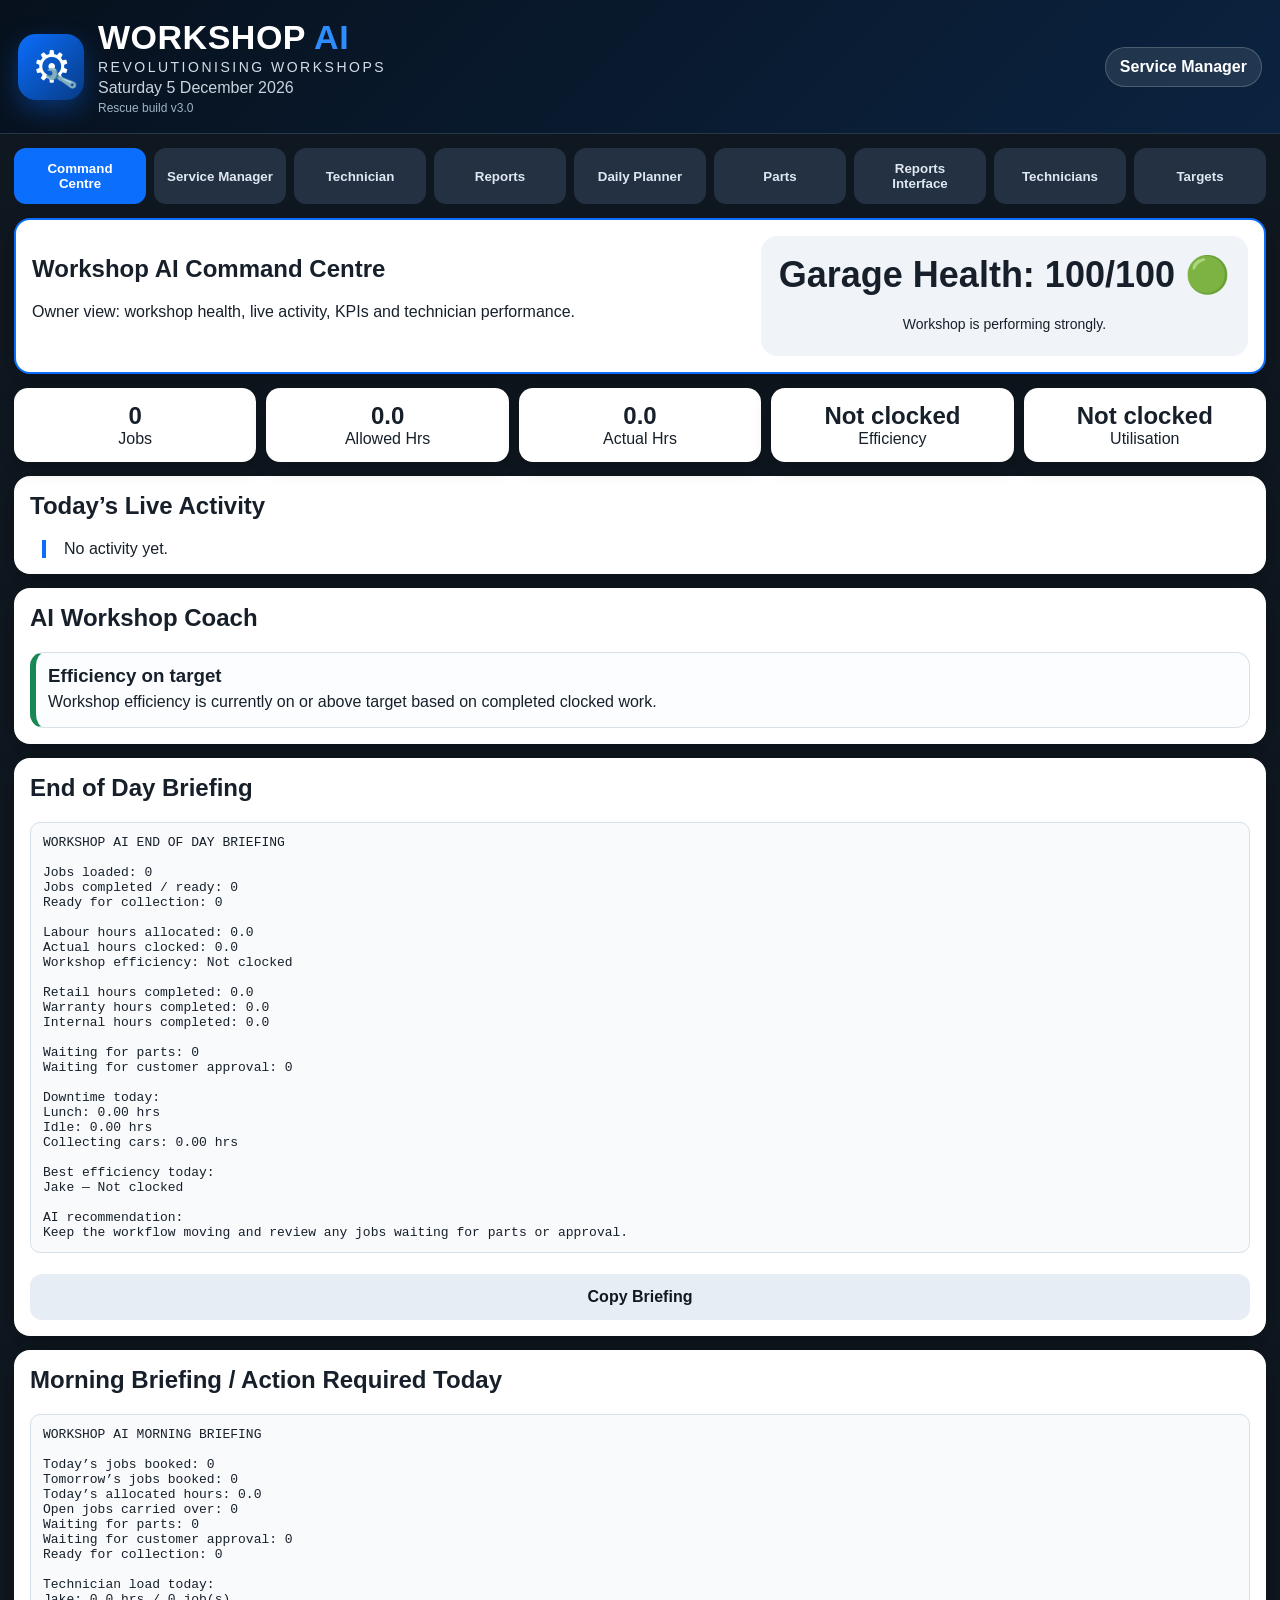
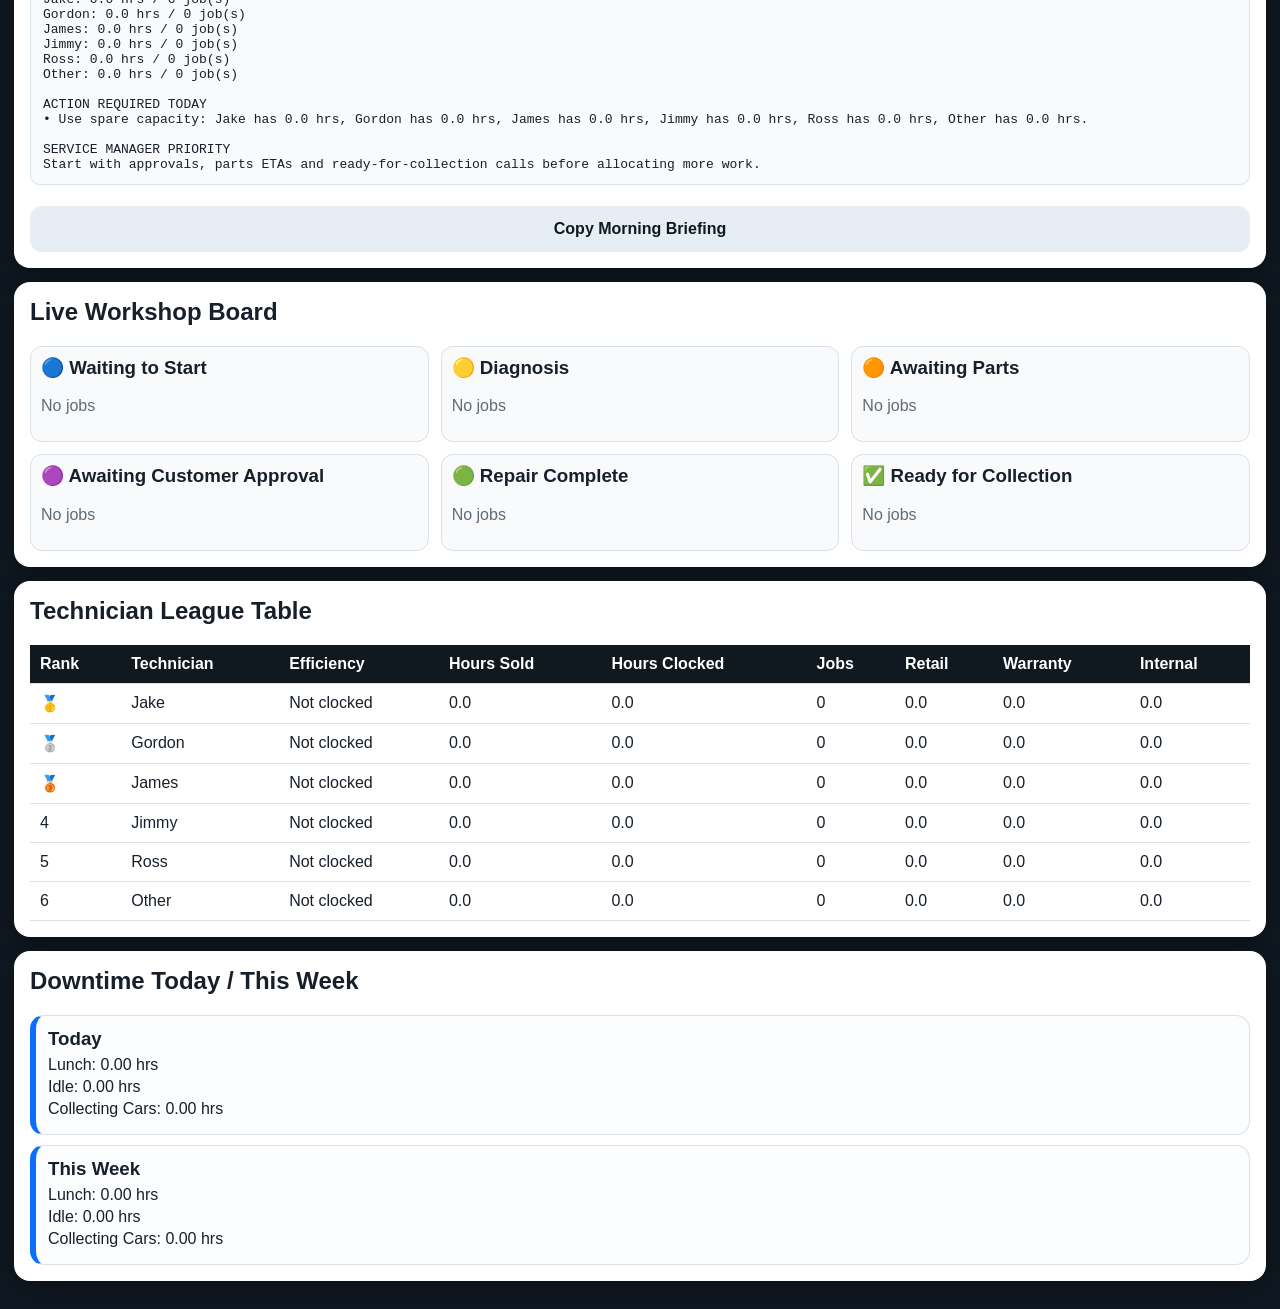
<file: index.html>
<!DOCTYPE html>
<html lang="en">
<head>
  <meta charset="UTF-8" />
  <meta name="viewport" content="width=device-width, initial-scale=1.0" />
  <title>Workshop AI Rescue v3.0</title>
  <style>
*{box-sizing:border-box}body{margin:0;font-family:Arial,Helvetica,sans-serif;background:#0f1720;color:#17202a}.app-header{background:#09111a;color:white;padding:18px;border-bottom:1px solid #263747}.app-header h1{margin:0;font-size:28px}.app-header p{margin:4px 0 0;color:#c9d3dd}.container{max-width:1400px;margin:0 auto;padding:14px}.tabs{display:grid;grid-template-columns:repeat(5,1fr);gap:8px;margin-bottom:14px}.tab{padding:13px;border:0;border-radius:12px;background:#233142;color:#dfe8f2;font-weight:bold}.tab.active{background:#0b6efd;color:white}.screen{display:none}.screen.active{display:block}.card,.hero{background:#ffffff;border-radius:16px;padding:16px;margin-bottom:14px;box-shadow:0 8px 24px rgba(0,0,0,.25)}.hero{display:flex;justify-content:space-between;gap:14px;align-items:center;border:2px solid #0b6efd}h2{margin-top:0}.grid{display:grid;grid-template-columns:repeat(2,1fr);gap:12px}label{display:block;font-weight:bold;margin-bottom:12px}input,select,textarea{width:100%;margin-top:6px;padding:12px;border:1px solid #c8d0d8;border-radius:10px;font-size:16px}textarea{min-height:90px}.primary,.secondary{width:100%;padding:14px;border:0;border-radius:12px;font-weight:bold;font-size:16px;margin-top:8px}.primary{background:#0b6efd;color:white}.secondary{background:#e7edf4;color:#101820}.button-row{display:flex;gap:10px}.job-list,.coach-list{display:grid;gap:10px}.job-card,.coach-card{border:1px solid #d8e0e8;border-left:6px solid #0b6efd;border-radius:14px;padding:12px;background:#fbfdff}.job-card h3,.coach-card h3{margin:0 0 6px}.job-card p,.coach-card p{margin:4px 0}.job-card button{margin-top:8px;margin-right:6px;padding:10px;border:0;border-radius:9px;background:#101820;color:white}.muted{color:#5f6b76}.hours-warning,.timer-box{background:#fff3cd;border:1px solid #ffe69c;padding:10px;border-radius:10px}.voice-section{border:1px solid #e0e6ed;border-radius:12px;padding:12px;margin-bottom:12px}pre{white-space:pre-wrap;background:#f8fafc;border:1px solid #d8e0e8;border-radius:10px;padding:12px}.stats{display:grid;grid-template-columns:repeat(5,1fr);gap:10px;margin-bottom:14px}.stat{background:#fff;border-radius:14px;padding:14px;text-align:center;box-shadow:0 6px 18px rgba(0,0,0,.2)}.stat strong{display:block;font-size:24px}.health-score{font-size:36px;font-weight:bold;background:#f0f4f8;border-radius:16px;padding:18px;text-align:center;min-width:260px}.health-score span{font-size:14px;font-weight:normal}.good{border-left-color:#198754}.warn{border-left-color:#ffc107}.bad{border-left-color:#dc3545}.table-wrap{overflow-x:auto}table{width:100%;border-collapse:collapse;background:white}th,td{border-bottom:1px solid #d8e0e8;padding:10px;text-align:left;white-space:nowrap}th{background:#101820;color:white}.board-grid{display:grid;grid-template-columns:repeat(3,1fr);gap:12px}.board-column{background:#f8fafc;border-radius:12px;border:1px solid #d8e0e8;padding:10px}.board-column h3{margin-top:0}.board-job{background:white;border-radius:10px;padding:10px;margin-bottom:8px;border-left:5px solid #0b6efd;box-shadow:0 1px 4px rgba(0,0,0,.06)}.progress{height:10px;background:#e7edf4;border-radius:999px;overflow:hidden;margin-top:8px}.bar{height:100%;background:#0b6efd}.bar.good{background:#198754}.bar.warn{background:#ffc107}.bar.bad{background:#dc3545}.timeline{border-left:4px solid #0b6efd;margin-left:12px;padding-left:18px}.timeline-item{position:relative;background:#fbfdff;border:1px solid #d8e0e8;border-radius:14px;padding:12px;margin-bottom:10px}.timeline-item:before{content:"";position:absolute;left:-29px;top:16px;width:16px;height:16px;background:#0b6efd;border-radius:50%;box-shadow:0 0 0 4px #d9eaff}.timeline-item strong{display:block}.timeline-item small{color:#5f6b76}.modal{position:fixed;inset:0;background:rgba(0,0,0,.65);display:flex;align-items:center;justify-content:center;padding:16px;z-index:50}.modal.hidden{display:none}.modal-card{background:white;border-radius:18px;padding:18px;max-width:850px;width:100%;max-height:85vh;overflow:auto}.modal-close{float:right;border:0;background:#101820;color:white;border-radius:50%;width:36px;height:36px;font-size:22px}@media(max-width:950px){.board-grid,.stats{grid-template-columns:1fr 1fr}.tabs{grid-template-columns:1fr 1fr}.hero{display:block}.health-score{margin-top:12px}}@media(max-width:700px){.tabs,.grid,.stats,.board-grid{grid-template-columns:1fr}.button-row{flex-direction:column}.app-header h1{font-size:22px}.health-score{font-size:28px;min-width:0}}
.clockoff-panel{background:#eef6ff;border:1px solid #b8dcff;border-radius:14px;padding:12px;margin:12px 0}
.clockoff-panel h3{margin:0 0 8px}

.report-preview{white-space:pre-wrap;background:#f8fafc;border:1px solid #d8e0e8;border-radius:10px;padding:10px;margin-top:8px;max-height:240px;overflow:auto}
.badge-new{display:inline-block;background:#dc3545;color:white;border-radius:999px;padding:4px 9px;font-size:12px;font-weight:bold;margin-left:6px}

/* Workshop AI v2.0 branding and layout */
.app-header{
  display:flex;
  align-items:center;
  justify-content:space-between;
  gap:14px;
  background:linear-gradient(135deg,#07111d,#0b2340);
  color:white;
  padding:18px;
  border-bottom:1px solid #263747;
}
.brand-lockup{display:flex;align-items:center;gap:14px}
.logo-mark{width:66px;height:66px;border-radius:18px;background:linear-gradient(135deg,#0b6efd,#073b85);display:flex;align-items:center;justify-content:center;position:relative;box-shadow:0 10px 24px rgba(11,110,253,.35);flex-shrink:0}
.logo-mark .gear{font-size:44px;color:white}
.logo-mark .wrench{position:absolute;font-size:24px;right:8px;bottom:7px;transform:rotate(-18deg)}
.app-header h1{letter-spacing:.5px;margin:0;font-size:34px}
.app-header h1 strong{color:#2d8cff}
.tagline{text-transform:uppercase;letter-spacing:2.5px;color:#d4dde8!important;font-size:14px;margin-top:2px!important}
.role-pill{background:#ffffff18;border:1px solid #ffffff33;border-radius:999px;padding:10px 14px;font-weight:bold;color:#fff;white-space:nowrap}
.tabs{grid-template-columns:repeat(9,1fr)}
.tech-row{display:flex;align-items:center;justify-content:space-between;gap:10px}
.tech-actions button{width:auto;margin-left:6px}
@media(max-width:1200px){.tabs{grid-template-columns:repeat(4,1fr)}}
@media(max-width:700px){.app-header{align-items:flex-start;flex-direction:column}.tabs{grid-template-columns:1fr}.logo-mark{width:56px;height:56px}.logo-mark .gear{font-size:36px}.logo-mark .wrench{font-size:20px}.app-header h1{font-size:25px}.tagline{font-size:11px;letter-spacing:1.6px}}

.job-info-grid{
  display:grid;
  grid-template-columns:repeat(3,1fr);
  gap:10px;
  margin:12px 0;
}
.job-info-grid div{
  background:#f0f4f8;
  border-radius:12px;
  padding:10px;
}
.job-info-grid strong{
  display:block;
  font-size:12px;
  color:#5f6b76;
  text-transform:uppercase;
  letter-spacing:.7px;
}
.job-info-grid span{
  display:block;
  font-size:18px;
  font-weight:bold;
  margin-top:4px;
}
.special-instructions{
  background:#fff3cd;
  border:1px solid #ffe69c;
  border-radius:12px;
  padding:12px;
  margin:10px 0;
}
.special-instructions p{margin:6px 0 0}
@media(max-width:700px){.job-info-grid{grid-template-columns:1fr}}

.planner-bar{
  height:12px;
  background:#e7edf4;
  border-radius:999px;
  overflow:hidden;
  margin-top:8px;
}
.planner-fill{
  height:100%;
  background:#198754;
}
.planner-fill.warn{background:#ffc107}
.planner-fill.bad{background:#dc3545}
.capacity-label{
  display:inline-block;
  border-radius:999px;
  padding:4px 10px;
  font-weight:bold;
  margin-top:6px;
}
.capacity-good{background:#d1e7dd;color:#0f5132}
.capacity-warn{background:#fff3cd;color:#664d03}
.capacity-bad{background:#f8d7da;color:#842029}

.board-column.drag-over{outline:3px dashed #0b6efd;outline-offset:4px}
.board-job{cursor:grab}
.board-job:active{cursor:grabbing}
.parts-status-pill{display:inline-block;border-radius:999px;padding:4px 10px;font-weight:bold;background:#e7edf4;margin-top:6px}
.parts-request-card{border-left-color:#6f42c1}

.future-day-card{border-left-color:#20c997}

.part-grid{
  display:grid;
  grid-template-columns:2fr .7fr 1fr 1fr;
  gap:8px;
}
.part-pill{
  display:inline-block;
  border-radius:999px;
  padding:5px 10px;
  font-weight:bold;
  margin:4px 4px 4px 0;
  background:#e7edf4;
}
.part-pill.requested{background:#fff3cd;color:#664d03}
.part-pill.ordered{background:#cff4fc;color:#055160}
.part-pill.delivered{background:#d1e7dd;color:#0f5132}
.part-pill.fitted{background:#dbeafe;color:#1e40af}
.parts-request-card{border-left-color:#6f42c1}
.parts-actions{display:flex;gap:8px;flex-wrap:wrap;margin-top:8px}
.parts-actions button{width:auto}
@media(max-width:700px){.part-grid{grid-template-columns:1fr}}

</style>
</head>
<body>
<header class="app-header">
  <div class="brand-lockup">
    <div class="logo-mark" aria-hidden="true">
      <span class="gear">⚙</span>
      <span class="wrench">🔧</span>
    </div>
    <div>
      <h1><span>WORKSHOP</span> <strong>AI</strong></h1>
      <p class="tagline">Revolutionising workshops</p>
      <p id="todayDate"></p><p style="font-size:12px;color:#9fb3c8">Rescue build v3.0</p>
    </div>
  </div>
  <div class="role-pill">Service Manager</div>
</header>

<main class="container">
  <nav class="tabs">
    <button class="tab active" data-screen="commandScreen">Command Centre</button>
    <button class="tab" data-screen="managerScreen">Service Manager</button>
    <button class="tab" data-screen="techScreen">Technician</button>
    <button class="tab" data-screen="reportsScreen">Reports</button>
    <button class="tab" data-screen="plannerScreen">Daily Planner</button>
    <button class="tab" data-screen="partsScreen">Parts</button>
    <button class="tab" data-screen="reportsInterfaceScreen">Reports Interface</button>
    <button class="tab" data-screen="techniciansScreen">Technicians</button>
    <button class="tab" data-screen="targetsScreen">Targets</button>
  </nav>

  <section id="commandScreen" class="screen active">
    <div class="hero">
      <div>
        <h2>Workshop AI Command Centre</h2>
        <p>Owner view: workshop health, live activity, KPIs and technician performance.</p>
      </div>
      <div id="healthScore" class="health-score"></div>
    </div>

    <div id="ownerStats" class="stats"></div>

    <div class="card">
      <h2>Today’s Live Activity</h2>
      <div id="liveActivity" class="timeline"></div>
    </div>

    <div class="card">
      <h2>AI Workshop Coach</h2>
      <div id="ownerCoach" class="coach-list"></div>
    </div>

    <div class="card">
      <h2>End of Day Briefing</h2>
      <pre id="endOfDayBriefing">No briefing yet.</pre>
      <button id="copyBriefing" class="secondary">Copy Briefing</button>
    </div>

    <div class="card">
      <h2>Morning Briefing / Action Required Today</h2>
      <pre id="morningBriefing">No morning briefing yet.</pre>
      <button id="copyMorningBriefing" class="secondary">Copy Morning Briefing</button>
    </div>

    <div class="card">
      <h2>Live Workshop Board</h2>
      <div id="ownerStatusBoard" class="board-grid"></div>
    </div>

    <div class="card">
      <h2>Technician League Table</h2>
      <div id="leagueTableOwner" class="table-wrap"></div>
    </div>

    <div class="card">
      <h2>Downtime Today / This Week</h2>
      <div id="ownerDowntimeReports" class="job-list"></div>
    </div>
  </section>

  <section id="managerScreen" class="screen">
    <div class="card">
      <h2>Load New Job</h2>
      <div class="grid">
        <label>Vehicle Registration / Reg Number *<input id="reg" placeholder="AB19 XYZ"></label>
        <label>Booking Date / Future Booking<input id="bookingDate" type="date"></label>
        <label>Customer Name<input id="customer" placeholder="Customer name"></label>
        <label>Telephone<input id="phone" placeholder="Telephone"></label>
        <label>Make<input id="make" placeholder="Ford / Audi / VW"></label>
        <label>Model<input id="model" placeholder="Fiesta / A4 / Golf"></label>
        <label>Mileage<input id="mileage" type="number" placeholder="Mileage"></label>

        <label>Job Type
          <select id="jobType">
            <option>Retail</option>
            <option>Warranty</option>
            <option>Internal</option>
          </select>
        </label>

        <label>Technician
          <select id="technician"></select>
        </label>

        <label>Labour Hours Allowed *<input id="hours" type="number" step="0.25" min="0" placeholder="2.5"></label>

        <label>Priority
          <select id="priority">
            <option>🟢 Routine</option><option>🟠 Today</option><option>🔴 Urgent</option>
          </select>
        </label>

        <label>MOT Add-on
          <select id="mot">
            <option>None</option><option>Full MOT</option><option>Retest</option><option>Pre-MOT Check</option>
          </select>
        </label>

        <label id="authBox">Retail Authorisation
          <select id="auth">
            <option>Awaiting Customer Approval</option><option>Approved</option><option>Declined</option>
          </select>
        </label>
      </div>

      <label>Work Required
        <textarea id="workRequired" placeholder="Example: Customer reports vibration under braking. Diagnose and advise."></textarea>
      </label>

      <label>Special Instructions — Service Manager Only
        <textarea id="specialInstructions" placeholder="Example: Customer waiting, do not wash, locking wheel nut in boot, phone before repairs."></textarea>
      </label>

      <button id="assignJob" class="primary">Assign Job</button>
    </div>

    <div class="card">
      <h2>Service Manager Daily Briefing</h2>
      <p class="muted">Morning actions and end-of-day summary are available here for the Service Manager.</p>
      <pre id="serviceManagerMorningBriefing">No morning briefing yet.</pre>
      <button id="copyServiceMorningBriefing" class="secondary">Copy Morning Briefing</button>
      <pre id="serviceManagerEndOfDayBriefing">No end-of-day briefing yet.</pre>
      <button id="copyServiceEndBriefing" class="secondary">Copy End of Day Briefing</button>
    </div>

    <div class="card">
      <h2>Future Bookings</h2>
      <p class="muted">Jobs can be loaded for days ahead. Select a date below to view or plan upcoming work.</p>
      <div class="grid">
        <label>View Booking Date
          <input id="futureBookingDate" type="date">
        </label>
        <label>Quick View
          <select id="futureQuickView">
            <option value="selected">Selected date</option>
            <option value="tomorrow">Tomorrow</option>
            <option value="7days">Next 7 days</option>
          </select>
        </label>
      </div>
      <div id="futureBookingsList" class="job-list"></div>
    </div>

    <div class="card">
      <h2>Service Manager Job Board</h2>
      <div id="managerJobs" class="job-list"></div>
    </div>

    <div class="card">
      <h2>Completed Technician Write-Ups</h2>
      <p class="muted">When a technician finishes and saves a job report, it automatically appears here for the Service Manager.</p>
      <div id="completedReportsInbox" class="job-list"></div>
    </div>

    <div class="card">
      <h2>Parts Requests</h2>
      <p class="muted">Technician parts requests appear here. Mark them ordered or delivered so technicians can see the update.</p>
      <div id="servicePartsQueue" class="job-list"></div>
    </div>
  </section>

  <section id="techScreen" class="screen">
    <div class="card">
      <h2>My Jobs</h2>
      <label>Select Technician
        <select id="techFilter"></select>
      </label>
      <div id="techJobs" class="job-list"></div>
    </div>
  </section>

  <section id="activeJobScreen" class="screen">
    <button id="backToJobs" class="secondary">← Back to Jobs</button>

    <div class="card">
      <h2 id="activeTitle">Active Job</h2>
      <p id="activeDetails" class="muted"></p>
      <div id="activeJobInfo" class="job-info-grid"></div>
      <div id="activeSpecialInstructions" class="special-instructions hidden"></div>
      <p class="hours-warning">Labour hours are set by the service manager only. Technician clocks start and finish time.</p>

      <div class="timer-box">
        <p><strong>Started:</strong> <span id="startedAt">Not started</span></p>
        <p><strong>Finished:</strong> <span id="finishedAt">Not finished</span></p>
        <p><strong>Actual Time:</strong> <span id="actualHours">0.00</span> hrs</p>
      </div>

      <div class="button-row">
        <button id="startTimer" class="secondary">▶ Start Job Timer</button>
        <button id="finishTimer" class="secondary">■ Finish Job Timer</button>
      </div>

      <div class="clockoff-panel">
        <h3>Technician Clock Off</h3>
        <p id="clockOffStatus" class="muted">Currently clocked on to job.</p>
        <div class="button-row">
          <button id="clockLunch" class="secondary">🍽 Clock Off Lunch</button>
          <button id="clockIdle" class="secondary">⏸ Clock Off Idle</button>
          <button id="clockCollecting" class="secondary">🚗 Clock Off Collecting Car</button>
        </div>
        <button id="clockBackOn" class="primary">▶ Clock Back On To Job</button>
      </div>

      <label>Job Status
        <select id="status">
          <option>🔵 Waiting to Start</option><option>🟡 Diagnosis</option><option>🟠 Awaiting Parts</option>
          <option>🟣 Awaiting Customer Approval</option><option>🟢 Repair Complete</option><option>✅ Ready for Collection</option>
        </select>
      </label>
    </div>

    <div class="card">
      <h2>Technician Report Sections</h2>
      <div class="voice-section"><label>Job Description<textarea id="complaint"></textarea></label><button class="voiceBtn secondary" data-target="complaint">🎤 Voice Job Description</button></div>
      <div class="voice-section"><label>Findings<textarea id="findings"></textarea></label><button class="voiceBtn secondary" data-target="findings">🎤 Voice Findings</button></div>
      <div class="voice-section"><label>Repair Carried Out<textarea id="repair"></textarea></label><button class="voiceBtn secondary" data-target="repair">🎤 Voice Repair</button></div>
      <div class="voice-section"><label>Parts Used / Required<textarea id="parts"></textarea></label><button class="voiceBtn secondary" data-target="parts">🎤 Voice Parts</button></div>
      <div class="voice-section"><label>Advisories<textarea id="advisories"></textarea></label><button class="voiceBtn secondary" data-target="advisories">🎤 Voice Advisories</button></div>
      <label>Photos<input id="photos" type="file" accept="image/*" multiple></label>
      <button id="saveActiveJob" class="primary">Save Job & Generate Report</button>
    </div>

    <div class="card">
      <h2>Parts</h2>
      <div class="grid">
        <label>Part Description
          <input id="partDescription" placeholder="Example: Front brake discs">
        </label>
        <label>Quantity
          <input id="partQty" type="number" min="1" step="1" value="1">
        </label>
        <label>Priority
          <select id="partPriority">
            <option>Urgent</option>
            <option>Today</option>
            <option>Tomorrow</option>
            <option>Routine</option>
          </select>
        </label>
        <label>Supplier / Note
          <input id="partSupplier" placeholder="Example: TPS / ECP / Dealer">
        </label>
      </div>
      <button id="submitPartsRequest" class="primary">Add Part Request</button>
      <h3>Parts Status</h3>
      <div id="technicianPartsStatus" class="job-list"></div>
    </div>

    <div class="card">
      <h2>Job Comments / Updates</h2>
      <label>Add Comment<textarea id="jobComment" placeholder="Example: Customer approved additional work."></textarea></label>
      <button id="addComment" class="primary">Add Comment to Timeline</button>
    </div>

    <div class="card">
      <h2>Job Timeline</h2>
      <div id="jobTimeline" class="timeline"></div>
    </div>

    <div class="card">
      <h2>Generated Report</h2>
      <pre id="generatedReport">No report generated yet.</pre>
      <button id="copyReport" class="secondary">Copy Report</button>
    </div>
  </section>

  <section id="reportsScreen" class="screen">
    <div class="card"><h2>Workshop KPI Scorecard</h2><div id="kpiScorecard" class="job-list"></div></div>
    <div class="card"><h2>Technician League Table</h2><div id="leagueTable" class="table-wrap"></div></div>
    <div class="card"><h2>Live Workshop Board</h2><div id="statusBoard" class="board-grid"></div></div>
    <div class="card"><h2>Technician Workload</h2><div id="workload"></div></div>
    <div class="card"><h2>Downtime Reports</h2><div id="downtimeReports" class="job-list"></div></div>
  </section>



  <section id="plannerScreen" class="screen">
    <div class="card">
      <h2>Daily Workshop Planner</h2>
      <p class="muted">Shows today's booked jobs, hours allocated, technician capacity and workload balance.</p>
      <div class="grid">
        <label>Planner Date
          <input id="plannerDate" type="date">
        </label>
        <label>Technician Daily Capacity Hours
          <input id="dailyTechCapacity" type="number" step="0.25" value="8">
        </label>
      </div>
      <button id="savePlannerSettings" class="primary">Update Planner</button>
    </div>

    <div class="card">
      <h2>Today's Workshop Summary</h2>
      <div id="plannerSummary" class="stats"></div>
    </div>

    <div class="card">
      <h2>Upcoming Workload</h2>
      <div id="upcomingWorkload" class="job-list"></div>
    </div>

    <div class="card">
      <h2>Technician Capacity Planner</h2>
      <div id="plannerTechnicians" class="job-list"></div>
    </div>

    <div class="card">
      <h2>AI Planner Suggestions</h2>
      <div id="plannerSuggestions" class="coach-list"></div>
    </div>

    <div class="card">
      <h2>Jobs For Selected Day</h2>
      <div id="plannerJobs" class="job-list"></div>
    </div>
  </section>


  <section id="partsScreen" class="screen">
    <div class="card">
      <h2>Parts Management</h2>
      <p class="muted">All technician parts requests across the workshop. Service Manager can update status so technicians can see what is happening.</p>
      <div id="partsManagementStats" class="stats"></div>
    </div>

    <div class="card">
      <h2>Outstanding Parts Queue</h2>
      <div id="partsManagementQueue" class="job-list"></div>
    </div>

    <div class="card">
      <h2>Delivered / Completed Parts</h2>
      <div id="partsDeliveredQueue" class="job-list"></div>
    </div>
  </section>

  <section id="reportsInterfaceScreen" class="screen">
    <div class="card">
      <h2>Reports Interface</h2>
      <p class="muted">A cleaner reporting area for owner and manager review.</p>
      <div class="stats" id="reportsTopStats"></div>
    </div>

    <div class="card">
      <h2>Workshop Performance Report</h2>
      <div id="reportsPerformance" class="job-list"></div>
    </div>

    <div class="card">
      <h2>Downtime Report</h2>
      <div id="reportsDowntime" class="job-list"></div>
    </div>

    <div class="card">
      <h2>End of Day Briefing</h2>
      <pre id="reportsEndOfDayBriefing">No briefing yet.</pre>
    </div>

    <div class="card">
      <h2>Morning Briefing / Action Required Today</h2>
      <pre id="reportsMorningBriefing">No morning briefing yet.</pre>
    </div>

    <div class="card">
      <h2>Completed Write-Ups</h2>
      <div id="reportsCompletedWriteups" class="job-list"></div>
    </div>

    <div class="card">
      <h2>Technician League Table</h2>
      <div id="reportsLeagueTable" class="table-wrap"></div>
    </div>
  </section>


  <section id="techniciansScreen" class="screen">
    <div class="card">
      <h2>Technician Setup</h2>
      <p class="muted">Add or remove technicians. These names are used throughout job allocation, technician screens, workload reports and league tables.</p>
      <div class="grid">
        <label>New Technician Name
          <input id="newTechnicianName" placeholder="Example: Sarah">
        </label>
        <label>Role / Note
          <input id="newTechnicianNote" placeholder="Example: MOT tester / Diagnostic tech">
        </label>
      </div>
      <button id="addTechnicianBtn" class="primary">Add Technician</button>
    </div>

    <div class="card">
      <h2>Current Technicians</h2>
      <div id="technicianSetupList" class="job-list"></div>
    </div>
  </section>

  <section id="targetsScreen" class="screen">
    <div class="card">
      <h2>Monthly Targets</h2>
      <div class="grid">
        <label>Workshop Hours Available This Month<input id="targetAvailableHours" type="number" step="0.25"></label>
        <label>Workshop Efficiency Target %<input id="targetEfficiency" type="number" step="1" placeholder="95"></label>
        <label>Retail Hours Target<input id="targetRetailHours" type="number" step="0.25"></label>
        <label>Internal Hours Target<input id="targetInternalHours" type="number" step="0.25"></label>
        <label>Warranty Hours Target<input id="targetWarrantyHours" type="number" step="0.25"></label>
        <label>Internal Cars Completed Target<input id="targetInternalCars" type="number" step="1"></label>
      </div>
      <button id="saveTargets" class="primary">Save Targets</button>
    </div>
  </section>
</main>

<div id="modal" class="modal hidden">
  <div class="modal-card">
    <button id="closeModal" class="modal-close">×</button>
    <h2 id="modalTitle">Timeline</h2>
    <div id="modalTimeline" class="timeline"></div>
  </div>
</div>

<script>
let jobs=JSON.parse(localStorage.getItem("workshopAIJobsV27")||localStorage.getItem("workshopAIJobsV26")||localStorage.getItem("workshopAIJobsV25")||localStorage.getItem("workshopAIJobsV24")||localStorage.getItem("workshopAIJobsV23")||localStorage.getItem("workshopAIJobsV22")||localStorage.getItem("workshopAIJobsV21")||localStorage.getItem("pcaJobsV11")||localStorage.getItem("pcaJobsV10")||localStorage.getItem("pcaJobsV09")||localStorage.getItem("pcaJobsV08")||localStorage.getItem("pcaJobsV07")||localStorage.getItem("pcaJobsV06")||"[]");let targets=JSON.parse(localStorage.getItem("pcaTargetsV11")||localStorage.getItem("pcaTargetsV10")||localStorage.getItem("pcaTargetsV09")||localStorage.getItem("pcaTargetsV08")||localStorage.getItem("pcaTargetsV07")||localStorage.getItem("pcaTargetsV06")||"{\"availableHours\":0,\"efficiency\":95,\"retailHours\":0,\"internalHours\":0,\"warrantyHours\":0,\"internalCars\":0}");let activeJobId=null;let activeVoiceTarget=null;let plannerSettings=JSON.parse(localStorage.getItem("workshopAIPlannerSettings")||"{\"capacity\":8}");let technicians=JSON.parse(localStorage.getItem("workshopAITechnicians")||'["Jake","Gordon","James","Jimmy","Ross","Other"]');
function saveTechnicians(){localStorage.setItem("workshopAITechnicians",JSON.stringify(technicians))}
function getTechs(){return technicians.length?technicians:["Other"]}function $(id){return document.getElementById(id)}function val(id){return $(id).value.trim()}function save(){localStorage.setItem("workshopAIJobsV27",JSON.stringify(jobs));localStorage.setItem("workshopAIJobsV26",JSON.stringify(jobs));localStorage.setItem("workshopAIJobsV25",JSON.stringify(jobs));localStorage.setItem("workshopAIJobsV24",JSON.stringify(jobs));localStorage.setItem("workshopAIJobsV23",JSON.stringify(jobs));localStorage.setItem("workshopAIJobsV22",JSON.stringify(jobs));localStorage.setItem("workshopAIJobsV21",JSON.stringify(jobs));localStorage.setItem("pcaJobsV11",JSON.stringify(jobs));localStorage.setItem("pcaJobsV10",JSON.stringify(jobs));localStorage.setItem("pcaJobsV09",JSON.stringify(jobs));localStorage.setItem("pcaJobsV08",JSON.stringify(jobs));localStorage.setItem("pcaJobsV07",JSON.stringify(jobs));localStorage.setItem("pcaJobsV06",JSON.stringify(jobs))}function saveTargetsStore(){localStorage.setItem("pcaTargetsV11",JSON.stringify(targets));localStorage.setItem("pcaTargetsV10",JSON.stringify(targets));localStorage.setItem("pcaTargetsV09",JSON.stringify(targets));localStorage.setItem("pcaTargetsV08",JSON.stringify(targets));localStorage.setItem("pcaTargetsV07",JSON.stringify(targets));localStorage.setItem("pcaTargetsV06",JSON.stringify(targets))}function todayISO(){return new Date().toISOString().split("T")[0]}function now(){return new Date()}function fmt(dt){return dt?new Date(dt).toLocaleString("en-GB"):"Not set"}function timeOnly(dt){return dt?new Date(dt).toLocaleTimeString("en-GB",{hour:"2-digit",minute:"2-digit"}):""}function hoursBetween(a,b){if(!a||!b)return 0;return Math.max(0,(new Date(b)-new Date(a))/36e5)}function show(screen){document.querySelectorAll(".screen").forEach(s=>s.classList.remove("active"));$(screen).classList.add("active");document.querySelectorAll(".tab").forEach(t=>t.classList.remove("active"));document.querySelector(`[data-screen='${screen}']`)?.classList.add("active");render()}document.querySelectorAll(".tab").forEach(t=>t.addEventListener("click",()=>show(t.dataset.screen)));$("todayDate").textContent=new Date().toLocaleDateString("en-GB",{weekday:"long",day:"numeric",month:"long",year:"numeric"});$("bookingDate").value=todayISO();if($("plannerDate")) $("plannerDate").value=todayISO();if($("futureBookingDate")) $("futureBookingDate").value=todayISO();if($("dailyTechCapacity")) $("dailyTechCapacity").value=plannerSettings.capacity||8;$("reg").addEventListener("input",e=>e.target.value=e.target.value.toUpperCase());$("jobType").addEventListener("change",()=>{$("authBox").style.display=val("jobType")==="Retail"?"block":"none"});function addTimeline(job,title,detail,type="info"){job.timeline=job.timeline||[];job.timeline.push({time:now().toISOString(),title,detail,type})}function ensureTimeline(job){job.timeline=job.timeline||[];job.interruptions=job.interruptions||[];job.activeClockOff=job.activeClockOff||null;if(job.reportReady===undefined)job.reportReady=!!job.report;if(job.reportReviewed===undefined)job.reportReviewed=false;job.partsRequests=job.partsRequests||[];if(!job.timeline.length&&job.createdAt){job.timeline.push({time:job.createdAt,title:"🟢 Job created",detail:`Job ${job.jobNo||""} created and assigned to ${job.technician}.`,type:"created"})}return job.timeline}$("assignJob").addEventListener("click",()=>{const reg=val("reg").toUpperCase();const hours=Number(val("hours"));if(!reg){alert("Please enter registration");return}if(!hours||hours<=0){alert("Please enter labour hours allowed");return}const type=val("jobType");const jobNo=`PCA-${todayISO().replaceAll("-","")}-${String(jobs.length+1).padStart(3,"0")}`;const job={id:Date.now().toString(),jobNo,createdAt:now().toISOString(),bookingDate:val("bookingDate")||todayISO(),completedAt:null,reg,customer:val("customer"),phone:val("phone"),make:val("make"),model:val("model"),mileage:val("mileage"),type,technician:val("technician"),hours,originalHours:hours,hoursHistory:[`Created with ${hours} hrs`],priority:val("priority"),mot:val("mot"),auth:type==="Retail"?val("auth"):"Not required",workRequired:val("workRequired"),specialInstructions:val("specialInstructions"),status:"🔵 Waiting to Start",startedAt:null,finishedAt:null,actualHours:0,complaint:"",findings:"",repair:"",parts:"",advisories:"",photoCount:0,report:"",timeline:[],interruptions:[],activeClockOff:null,reportReady:false,reportReviewed:false,reportSentAt:null,partsRequests:[]};addTimeline(job,"🟢 Job created",`Job ${jobNo} created for ${reg}.`);addTimeline(job,"👨‍🔧 Technician assigned",`${job.technician} allocated ${hours} labour hours.`);jobs.push(job);save();clearForm();render();alert("Job assigned")});function clearForm(){["reg","customer","phone","make","model","mileage","hours","workRequired","specialInstructions"].forEach(id=>$(id).value="");$("bookingDate").value=todayISO();$("jobType").value="Retail";$("technician").value="Jake";$("priority").value="🟢 Routine";$("mot").value="None";$("auth").value="Awaiting Customer Approval";$("authBox").style.display="block"}function efficiency(allowed,actual){return actual>0?(allowed/actual)*100:null}function pct(n){return n===null?"Not clocked":n.toFixed(0)+"%"}function completed(j){return !!j.completedAt || (j.status||"").includes("Ready") || (j.status||"").includes("Complete")}function card(job,open=true,manager=false){ensureTimeline(job);const eff=efficiency(Number(job.hours||0),Number(job.actualHours||0));return `<div class="job-card"><h3>${job.jobNo||""} | ${job.reg} — ${job.technician}</h3><p><strong>${job.make||"Make"} ${job.model||""}</strong></p><p><strong>Customer:</strong> ${job.customer||"Not entered"} ${job.phone?" | "+job.phone:""}</p><p><strong>Type:</strong> ${job.type} | <strong>Allowed:</strong> ${job.hours} hrs | <strong>Actual:</strong> ${(job.actualHours||0).toFixed(2)} hrs | <strong>Efficiency:</strong> ${pct(eff)}</p><p><strong>MOT:</strong> ${job.mot} | <strong>Status:</strong> ${job.status}</p><p><strong>Timeline:</strong> ${job.timeline.length} events</p>${manager?`<button onclick="amendHours('${job.id}')">Amend Hours</button><button onclick="reassignTech('${job.id}')">Reassign Technician</button><button onclick="managerComment('${job.id}')">Manager Comment</button>`:""}<button onclick="showTimelineModal('${job.id}')">Timeline</button>${open?`<button onclick="openJob('${job.id}')">Start / Continue Job</button>`:""}</div>`}
function populateTechnicianSelects(){
  const techSelect=$("technician");
  const filterSelect=$("techFilter");
  if(techSelect){
    const current=techSelect.value;
    techSelect.innerHTML=getTechs().map(t=>`<option>${t}</option>`).join("");
    if(getTechs().includes(current)) techSelect.value=current;
  }
  if(filterSelect){
    const current=filterSelect.value;
    filterSelect.innerHTML=getTechs().map(t=>`<option>${t}</option>`).join("") + "<option>All</option>";
    if(getTechs().includes(current)||current==="All") filterSelect.value=current;
  }
}
function renderTechnicianSetup(){
  const el=$("technicianSetupList");
  if(!el) return;
  el.innerHTML=getTechs().map(t=>`
    <div class="job-card">
      <div class="tech-row">
        <div>
          <h3>${t}</h3>
          <p>Available for job allocation, workload, reports and league table.</p>
        </div>
        <div class="tech-actions">
          <button onclick="renameTechnician('${t}')">Rename</button>
          <button onclick="removeTechnician('${t}')">Remove</button>
        </div>
      </div>
    </div>
  `).join("");
}
function addTechnician(){
  const name=val("newTechnicianName");
  if(!name){alert("Enter technician name.");return}
  if(getTechs().includes(name)){alert("Technician already exists.");return}
  technicians.push(name);
  saveTechnicians();
  $("newTechnicianName").value="";
  if($("newTechnicianNote")) $("newTechnicianNote").value="";
  render();
}
function renameTechnician(oldName){
  const newName=prompt(`Rename ${oldName} to:`);
  if(!newName || newName===oldName) return;
  if(getTechs().includes(newName)){alert("That technician name already exists.");return}
  technicians=technicians.map(t=>t===oldName?newName:t);
  jobs.forEach(j=>{if(j.technician===oldName){j.technician=newName;addTimeline(j,"👨‍🔧 Technician name updated",`${oldName} renamed to ${newName}.`)}})
  saveTechnicians();save();render();
}
function removeTechnician(name){
  const assigned=jobs.some(j=>j.technician===name && !completed(j));
  if(assigned && !confirm(`${name} has open jobs. Remove anyway? Existing jobs will keep the name.`)) return;
  technicians=technicians.filter(t=>t!==name);
  if(!technicians.length) technicians=["Other"];
  saveTechnicians();render();
}
if($("addTechnicianBtn")) $("addTechnicianBtn").addEventListener("click",addTechnician);

function render(){populateTechnicianSelects();renderManager();renderCompletedReportsInbox();renderTech();renderDash();renderTechnicianSetup();renderReportsInterface();renderDailyPlanner();renderPartsQueues();renderPartsManagement();renderFutureBookings();renderEndOfDayBriefing();loadTargetsInputs()}function renderManager(){$("managerJobs").innerHTML=jobs.length?jobs.map(j=>card(j,true,true)).join(""):"No jobs loaded yet."}
function renderCompletedReportsInbox(){
  const el=$("completedReportsInbox");
  if(!el) return;
  const completedReports=jobs.filter(j=>j.report && (j.reportReady || completed(j))).sort((a,b)=>new Date(b.completedAt||b.finishedAt||b.createdAt)-new Date(a.completedAt||a.finishedAt||a.createdAt));
  if(!completedReports.length){el.innerHTML="No completed write-ups yet.";return}
  el.innerHTML=completedReports.map(j=>`
    <div class="job-card ${j.reportReviewed?'good':'warn'}">
      <h3>${j.jobNo||""} | ${j.reg} — ${j.technician} ${j.reportReviewed?'':'<span class="badge-new">NEW</span>'}</h3>
      <p><strong>Vehicle:</strong> ${j.make||"Not entered"} ${j.model||""}</p>
      <p><strong>Customer:</strong> ${j.customer||"Not entered"} ${j.phone?' | '+j.phone:''}</p>
      <p><strong>Completed:</strong> ${fmt(j.completedAt||j.finishedAt)} | <strong>Hours:</strong> ${j.hours} allowed / ${(j.actualHours||0).toFixed(2)} actual</p>
      <div class="report-preview">${j.report}</div>
      <button onclick="copyInboxReport('${j.id}')">Copy Report</button>
      <button onclick="markReportReviewed('${j.id}')">${j.reportReviewed?'Reviewed':'Mark Reviewed'}</button>
      <button onclick="showTimelineModal('${j.id}')">Timeline</button>
    </div>
  `).join("");
}
function copyInboxReport(id){
  const j=jobs.find(x=>x.id===id);
  if(!j||!j.report){alert("No report available.");return}
  navigator.clipboard.writeText(j.report);
  j.reportSentAt=now().toISOString();
  addTimeline(j,"📋 Report copied by Service Manager","Completed technician write-up copied from Service Manager inbox.");
  save();render();
  alert("Report copied.");
}
function markReportReviewed(id){
  const j=jobs.find(x=>x.id===id);
  if(!j)return;
  j.reportReviewed=true;
  addTimeline(j,"✅ Report reviewed","Service Manager marked technician write-up as reviewed.");
  save();render();
}

function renderTech(){const f=val("techFilter");const list=f==="All"?jobs:jobs.filter(j=>j.technician===f);$("techJobs").innerHTML=list.length?list.map(j=>card(j,true,false)).join(""):"No jobs assigned."}function openJob(id){const j=jobs.find(x=>x.id===id);if(!j)return;ensureTimeline(j);activeJobId=id;$("activeTitle").textContent=`${j.jobNo||""} | ${j.reg} — ${j.technician}`;$("activeDetails").textContent=`${j.type} | ${j.make||""} ${j.model||""} | Hours allowed: ${j.hours} | MOT: ${j.mot}`;
$("activeJobInfo").innerHTML=`
  <div><strong>Registration</strong><span>${j.reg}</span></div>
  <div><strong>Customer</strong><span>${j.customer||"Not entered"}</span></div>
  <div><strong>Vehicle</strong><span>${j.make||"Not entered"} ${j.model||""}</span></div>
  <div><strong>Allocated Hours</strong><span>${j.hours} hrs</span></div>
  <div><strong>Actual Time</strong><span>${(j.actualHours||0).toFixed(2)} hrs</span></div>
  <div><strong>Status</strong><span>${j.status}</span></div>
`;
if(j.specialInstructions){
  $("activeSpecialInstructions").classList.remove("hidden");
  $("activeSpecialInstructions").innerHTML=`<strong>Special Instructions</strong><p>${j.specialInstructions}</p>`;
}else{
  $("activeSpecialInstructions").classList.add("hidden");
  $("activeSpecialInstructions").innerHTML="";
}$("status").value=j.status;$("startedAt").textContent=fmt(j.startedAt);$("finishedAt").textContent=fmt(j.finishedAt);$("actualHours").textContent=(j.actualHours||0).toFixed(2);["complaint","findings","repair","parts","advisories"].forEach(id=>$(id).value=j[id]||"");$("generatedReport").textContent=j.report||"No report generated yet.";$("jobComment").value="";renderTimeline(j,$("jobTimeline"));updateClockOffStatus(j);show("activeJobScreen")}function renderTimeline(job,el){ensureTimeline(job);el.innerHTML=job.timeline.length?job.timeline.slice().reverse().map(item=>`<div class="timeline-item"><strong>${timeOnly(item.time)} — ${item.title}</strong><small>${fmt(item.time)}</small><p>${item.detail||""}</p></div>`).join(""):"No timeline events yet."}function showTimelineModal(id){const j=jobs.find(x=>x.id===id);if(!j)return;$("modalTitle").textContent=`Timeline — ${j.reg} ${j.jobNo||""}`;renderTimeline(j,$("modalTimeline"));$("modal").classList.remove("hidden")}$("closeModal").addEventListener("click",()=>$("modal").classList.add("hidden"));$("backToJobs").addEventListener("click",()=>show("techScreen"));$("startTimer").addEventListener("click",()=>{const j=jobs.find(x=>x.id===activeJobId);if(!j)return;if(j.startedAt){alert("Timer already started.");return}j.startedAt=now().toISOString();j.status="🟡 Diagnosis";addTimeline(j,"▶ Technician started work",`${j.technician} started job timer.`);save();openJob(j.id);render()});$("finishTimer").addEventListener("click",()=>{const j=jobs.find(x=>x.id===activeJobId);if(!j)return;if(!j.startedAt){alert("Start timer first.");return}if(j.activeClockOff){alert("Clock back on before finishing the job.");return}j.finishedAt=now().toISOString();j.actualHours=hoursBetween(j.startedAt,j.finishedAt);j.completedAt=j.finishedAt;j.status="✅ Ready for Collection";addTimeline(j,"✅ Job timer finished",`${j.technician} finished job. Actual time: ${j.actualHours.toFixed(2)} hrs.`);addTimeline(j,"✅ Ready for collection","Job marked ready for collection.");save();openJob(j.id);render()});
function sectionLabel(id){
  const labels={
    complaint:"Job Description",
    findings:"Findings",
    repair:"Repair Carried Out",
    parts:"Parts Used / Required",
    advisories:"Advisories"
  };
  return labels[id] || id;
}

$("saveActiveJob").addEventListener("click",()=>{const j=jobs.find(x=>x.id===activeJobId);if(!j)return;const oldStatus=j.status;j.status=val("status");if(oldStatus!==j.status)addTimeline(j,"🔄 Status changed",`Status changed from ${oldStatus} to ${j.status}.`);if(j.status.includes("Ready")&&!j.completedAt){j.completedAt=now().toISOString();addTimeline(j,"✅ Job completed","Job completion time recorded.");}["complaint","findings","repair","parts","advisories"].forEach(id=>{if(val(id)&&val(id)!==j[id])addTimeline(j,`🎤 ${sectionLabel(id)} updated`,val(id).slice(0,160));j[id]=val(id)});j.photoCount=$("photos").files.length;if(j.photoCount>0)addTimeline(j,"📸 Photos added",`${j.photoCount} photo(s) selected for this job.`);j.report=makeReport(j);j.reportReady=true;j.reportReviewed=false;addTimeline(j,"📄 Technician write-up sent","Generated write-up sent automatically to Service Manager completed reports inbox.");$("generatedReport").textContent=j.report;save();renderTimeline(j,$("jobTimeline"));render();alert("Job saved and report sent to Service Manager")});$("addComment").addEventListener("click",()=>{const j=jobs.find(x=>x.id===activeJobId);if(!j)return;const text=val("jobComment");if(!text){alert("Enter a comment first.");return}addTimeline(j,"💬 Comment added",text);$("jobComment").value="";save();renderTimeline(j,$("jobTimeline"));render();});
function updateClockOffStatus(j){
  if(!$("clockOffStatus")) return;
  if(j && j.activeClockOff){
    $("clockOffStatus").textContent = `Currently clocked off for ${j.activeClockOff.reason} since ${timeOnly(j.activeClockOff.start)}.`;
  } else {
    $("clockOffStatus").textContent = "Currently clocked on to job.";
  }
}
function clockOff(reason){
  const j=jobs.find(x=>x.id===activeJobId);
  if(!j) return;
  if(!j.startedAt){alert("Start the job timer first.");return}
  if(j.activeClockOff){alert("Already clocked off. Clock back on first.");return}
  j.interruptions=j.interruptions||[];
  j.activeClockOff={reason,start:now().toISOString()};
  addTimeline(j,`⏸ Clocked off - ${reason}`,`${j.technician} clocked off for ${reason}.`);
  save();updateClockOffStatus(j);render();
}
function clockBackOn(){
  const j=jobs.find(x=>x.id===activeJobId);
  if(!j) return;
  if(!j.activeClockOff){alert("Technician is not currently clocked off.");return}
  const end=now().toISOString();
  const duration=hoursBetween(j.activeClockOff.start,end);
  j.interruptions=j.interruptions||[];
  j.interruptions.push({reason:j.activeClockOff.reason,start:j.activeClockOff.start,end,duration});
  addTimeline(j,`▶ Clocked back on`,`${j.technician} returned from ${j.activeClockOff.reason}. Time: ${duration.toFixed(2)} hrs.`);
  j.activeClockOff=null;
  save();openJob(j.id);render();
}
$("clockLunch").addEventListener("click",()=>clockOff("Lunch"));
$("clockIdle").addEventListener("click",()=>clockOff("Idle"));
$("clockCollecting").addEventListener("click",()=>clockOff("Collecting Car"));
$("clockBackOn").addEventListener("click",clockBackOn);
function interruptionHours(job,reason){
  return (job.interruptions||[]).filter(i=>i.reason===reason).reduce((s,i)=>s+Number(i.duration||0),0);
}
function totalInterruptionHours(job){
  return (job.interruptions||[]).reduce((s,i)=>s+Number(i.duration||0),0);
}
function withinDays(dt,days){
  if(!dt) return false;
  const d=new Date(dt); const nowDate=new Date();
  return (nowDate-d)/(1000*60*60*24) <= days;
}
function downtimeTotals(days){
  const relevant=jobs.filter(j=>withinDays(j.createdAt,days)||withinDays(j.completedAt,days)||withinDays(j.bookingDate,days));
  const totals={Lunch:0,Idle:0,"Collecting Car":0};
  relevant.forEach(j=>(j.interruptions||[]).forEach(i=>{if(totals[i.reason]!==undefined) totals[i.reason]+=Number(i.duration||0)}));
  return totals;
}
function renderDowntimeReports(){
  const today=downtimeTotals(1);
  const week=downtimeTotals(7);
  const html = `
    <div class="job-card"><h3>Today</h3><p>Lunch: ${today.Lunch.toFixed(2)} hrs</p><p>Idle: ${today.Idle.toFixed(2)} hrs</p><p>Collecting Cars: ${today["Collecting Car"].toFixed(2)} hrs</p></div>
    <div class="job-card"><h3>This Week</h3><p>Lunch: ${week.Lunch.toFixed(2)} hrs</p><p>Idle: ${week.Idle.toFixed(2)} hrs</p><p>Collecting Cars: ${week["Collecting Car"].toFixed(2)} hrs</p></div>
  `;
  if($("downtimeReports")) $("downtimeReports").innerHTML=html;
  if($("ownerDowntimeReports")) $("ownerDowntimeReports").innerHTML=html;
}

function makeReport(j){const eff=efficiency(Number(j.hours||0),Number(j.actualHours||0));return `PCA WORKSHOP AI REPORT\\n\\nJob Number: ${j.jobNo}\\nRegistration: ${j.reg}\\nVehicle: ${j.make||"Not entered"} ${j.model||""}\\nMileage: ${j.mileage||"Not entered"}\\nCustomer: ${j.customer||"Not entered"}\\nTelephone: ${j.phone||"Not entered"}\\n\\nCreated: ${fmt(j.createdAt)}\\nBooking Date: ${j.bookingDate}\\nCompleted: ${fmt(j.completedAt)}\\n\\nJob Type: ${j.type}\\nTechnician: ${j.technician}\\nLabour Hours Allowed: ${j.hours}\\nActual Hours Clocked: ${(j.actualHours||0).toFixed(2)}\\nEfficiency: ${pct(eff)}\\nMOT: ${j.mot}\\nPriority: ${j.priority}\\nStatus: ${j.status}\\nCustomer Authorisation: ${j.auth}\\nPhotos Added: ${j.photoCount}\\n\\nAI JOB SUMMARY\\n${jobSummary(j)}\\n\\nWORK REQUIRED\\n${j.workRequired||"Not entered"}\\n\\nJOB DESCRIPTION\\n${j.complaint||"Not entered"}\\n\\nTECHNICIAN FINDINGS\\n${j.findings||"Not entered"}\\n\\nREPAIR CARRIED OUT\\n${j.repair||"Not entered"}\\n\\nPARTS USED / REQUIRED\\n${j.parts||"Not entered"}\\n\\nADVISORIES\\n${j.advisories||"None entered"}\\n\\nDRAGON 2000 DESCRIPTION\\n${dragon(j)}\\n\\nTIMELINE EVENTS\\n${(j.timeline||[]).map(t=>`${timeOnly(t.time)} - ${t.title}: ${t.detail}`).join("\\n")}`}function jobSummary(j){let bits=[];if(j.findings)bits.push(j.findings);if(j.repair)bits.push(j.repair);if(j.advisories)bits.push("Advisories: "+j.advisories);return bits.length?bits.join(" "):"Job opened. Awaiting technician findings and repair summary."}function dragon(j){return (j.repair||j.findings||j.workRequired||"Job opened. Awaiting technician update.").slice(0,220)}function amendHours(id){const j=jobs.find(x=>x.id===id);if(!j)return;const newHours=Number(prompt(`Current hours: ${j.hours}\\nEnter new labour hours:`));if(!newHours||newHours<=0)return;addTimeline(j,"⏱ Labour hours amended",`Hours changed from ${j.hours} to ${newHours} by Service Manager.`);j.hours=newHours;if(j.report)j.report=makeReport(j);save();render()}function reassignTech(id){const j=jobs.find(x=>x.id===id);if(!j)return;const newTech=prompt(`Current technician: ${j.technician}\\nEnter new technician:`);if(!newTech)return;addTimeline(j,"👨‍🔧 Technician reassigned",`Changed from ${j.technician} to ${newTech} by Service Manager.`);j.technician=newTech;save();render()}function managerComment(id){const j=jobs.find(x=>x.id===id);if(!j)return;const text=prompt("Add manager comment to timeline:");if(!text)return;addTimeline(j,"💬 Manager comment",text);save();render()}function renderDash(){const totalAllowed=jobs.reduce((s,j)=>s+Number(j.hours||0),0);const totalActual=jobs.reduce((s,j)=>s+Number(j.actualHours||0),0);const workshopEff=efficiency(totalAllowed,totalActual);const utilisation=targets.availableHours>0?(totalAllowed/targets.availableHours)*100:null;const retail=sumType("Retail"),internal=sumType("Internal"),warranty=sumType("Warranty");const internalCompleted=jobs.filter(j=>j.type==="Internal"&&completed(j)).length;const waitingParts=jobs.filter(j=>j.status&&j.status.includes("Awaiting Parts")).length;const health=garageHealth({workshopEff,utilisation,retail,internal,warranty,internalCompleted,waitingParts});$("healthScore").innerHTML=`Garage Health: ${health.score}/100 ${health.score>=85?"🟢":health.score>=65?"🟠":"🔴"}<br><span>${health.message}</span>`;$("ownerStats").innerHTML=`<div class="stat"><strong>${jobs.length}</strong>Jobs</div><div class="stat"><strong>${totalAllowed.toFixed(1)}</strong>Allowed Hrs</div><div class="stat"><strong>${totalActual.toFixed(1)}</strong>Actual Hrs</div><div class="stat"><strong>${pct(workshopEff)}</strong>Efficiency</div><div class="stat"><strong>${pct(utilisation)}</strong>Utilisation</div>`;renderLiveActivity();renderCoach({workshopEff,utilisation,retail,internal,warranty,internalCompleted,waitingParts});renderLeague("leagueTable");renderLeague("leagueTableOwner");renderScorecard({workshopEff,utilisation,retail,internal,warranty,internalCompleted});renderStatusBoard("statusBoard");renderStatusBoard("ownerStatusBoard");renderWorkload();renderDowntimeReports()}function garageHealth(m){let score=100;if(m.workshopEff!==null&&m.workshopEff<(targets.efficiency||95))score-=15;if(m.utilisation!==null&&m.utilisation<85)score-=15;if(targets.retailHours&&m.retail<targets.retailHours)score-=15;if(targets.internalCars&&m.internalCompleted<targets.internalCars)score-=10;if(m.waitingParts>0)score-=5*Math.min(m.waitingParts,3);score=Math.max(0,Math.round(score));return {score,message:score>=85?"Workshop is performing strongly.":score>=65?"Workshop needs attention in some areas.":"Workshop requires urgent management focus."}}function allEvents(){let events=[];jobs.forEach(j=>{ensureTimeline(j).forEach(t=>events.push({...t,reg:j.reg,jobNo:j.jobNo,tech:j.technician}))});return events.sort((a,b)=>new Date(b.time)-new Date(a.time)).slice(0,25)}function renderLiveActivity(){$("liveActivity").innerHTML=allEvents().length?allEvents().map(e=>`<div class="timeline-item"><strong>${timeOnly(e.time)} — ${e.reg} — ${e.title}</strong><small>${fmt(e.time)} | ${e.tech}</small><p>${e.detail||""}</p></div>`).join(""):"No activity yet."}function sumType(type){return jobs.filter(j=>j.type===type&&completed(j)).reduce((s,j)=>s+Number(j.hours||0),0)}function kpiCard(label,target,actual,unit=""){const pctDone=target>0?(actual/target)*100:null;let cls="warn";if(pctDone===null)cls="warn";else if(pctDone>=100)cls="good";else if(pctDone<80)cls="bad";return `<div class="job-card ${cls}"><h3>${label}</h3><p><strong>${actual.toFixed?actual.toFixed(1):actual}${unit}</strong> / ${target||0}${unit} ${pctDone!==null?`(${pctDone.toFixed(0)}%)`:""}</p><div class="progress"><div class="bar ${cls}" style="width:${Math.min(100,pctDone||0)}%"></div></div></div>`}function renderScorecard(m){$("kpiScorecard").innerHTML=kpiCard("Workshop efficiency",targets.efficiency||95,m.workshopEff||0,"%")+kpiCard("Workshop utilisation",100,m.utilisation||0,"%")+kpiCard("Retail hours completed",targets.retailHours,m.retail," hrs")+kpiCard("Warranty hours completed",targets.warrantyHours,m.warranty," hrs")+kpiCard("Internal hours completed",targets.internalHours,m.internal," hrs")+kpiCard("Internal cars completed",targets.internalCars,m.internalCompleted,"")}function techMetrics(t){const list=jobs.filter(j=>j.technician===t);const allowed=list.reduce((s,j)=>s+Number(j.hours||0),0);const actual=list.reduce((s,j)=>s+Number(j.actualHours||0),0);return {tech:t,jobs:list.length,allowed,actual,eff:efficiency(allowed,actual),retail:list.filter(j=>j.type==="Retail").reduce((s,j)=>s+Number(j.hours||0),0),warranty:list.filter(j=>j.type==="Warranty").reduce((s,j)=>s+Number(j.hours||0),0),internal:list.filter(j=>j.type==="Internal").reduce((s,j)=>s+Number(j.hours||0),0)}}function renderLeague(id){const rows=getTechs().map(techMetrics).sort((a,b)=>(b.eff||0)-(a.eff||0));$(id).innerHTML=`<table><thead><tr><th>Rank</th><th>Technician</th><th>Efficiency</th><th>Hours Sold</th><th>Hours Clocked</th><th>Jobs</th><th>Retail</th><th>Warranty</th><th>Internal</th></tr></thead><tbody>${rows.map((r,i)=>`<tr><td>${i===0?"🥇":i===1?"🥈":i===2?"🥉":i+1}</td><td>${r.tech}</td><td>${pct(r.eff)}</td><td>${r.allowed.toFixed(1)}</td><td>${r.actual.toFixed(1)}</td><td>${r.jobs}</td><td>${r.retail.toFixed(1)}</td><td>${r.warranty.toFixed(1)}</td><td>${r.internal.toFixed(1)}</td></tr>`).join("")}</tbody></table>`}function renderCoach(m){let notes=[];if(m.workshopEff!==null&&m.workshopEff<(targets.efficiency||95))notes.push(["Improve workshop efficiency",`Workshop efficiency is ${m.workshopEff.toFixed(0)}%, below the ${targets.efficiency||95}% target. Review jobs where actual clocked time exceeded allocated hours.`,"bad"]);else notes.push(["Efficiency on target","Workshop efficiency is currently on or above target based on completed clocked work.","good"]);if(m.utilisation!==null&&m.utilisation<85)notes.push(["Increase workshop utilisation",`Allocated hours are ${m.utilisation.toFixed(0)}% of available capacity. Look for extra retail work or bring internal prep forward.`,"warn"]);if(targets.retailHours&&m.retail<targets.retailHours)notes.push(["Retail hours below target",`Retail completed hours are ${m.retail.toFixed(1)} against a target of ${targets.retailHours}. Prioritise authorised retail work today.`,"bad"]);if(targets.internalCars&&m.internalCompleted<targets.internalCars)notes.push(["Internal cars need attention",`Internal cars completed are ${m.internalCompleted} against a target of ${targets.internalCars}. Review sales prep bottlenecks.`,"warn"]);if(m.waitingParts>0)notes.push(["Parts delay risk",`${m.waitingParts} job(s) are awaiting parts. Review parts queue to reduce technician downtime.`,"warn"]);$("ownerCoach").innerHTML=notes.map(n=>`<div class="coach-card ${n[2]}"><h3>${n[0]}</h3><p>${n[1]}</p></div>`).join("")}function renderStatusBoard(id){const statuses=["🔵 Waiting to Start","🟡 Diagnosis","🟠 Awaiting Parts","🟣 Awaiting Customer Approval","🟢 Repair Complete","✅ Ready for Collection"];$(id).innerHTML=statuses.map(st=>{const list=jobs.filter(j=>j.status===st);return `<div class="board-column" data-status="${st}"><h3>${st}</h3>${list.length?list.map(j=>`<div class="board-job" draggable="true" data-job-id="${j.id}"><strong>${j.reg}</strong><br>${j.technician} | ${j.hours} hrs<br>${j.type} | ${j.mot}<br><button onclick="showTimelineModal('${j.id}')">Timeline</button></div>`).join(""):"<p class='muted'>No jobs</p>"}</div>`}).join("");setTimeout(enableDragDropBoard,0)}function renderWorkload(){$("workload").innerHTML=getTechs().map(t=>{const r=techMetrics(t);return `<div class="job-card"><h3>${t}</h3><p>${r.jobs} jobs | ${r.allowed.toFixed(1)} allowed hrs | ${r.actual.toFixed(1)} actual hrs | Efficiency: ${pct(r.eff)}</p></div>`}).join("")}
function renderReportsInterface(){
  if(!$("reportsTopStats")) return;
  const totalAllowed=jobs.reduce((s,j)=>s+Number(j.hours||0),0);
  const totalActual=jobs.reduce((s,j)=>s+Number(j.actualHours||0),0);
  const workshopEff=efficiency(totalAllowed,totalActual);
  const completedJobs=jobs.filter(j=>completed(j)).length;
  $("reportsTopStats").innerHTML=`
    <div class="stat"><strong>${jobs.length}</strong>Total Jobs</div>
    <div class="stat"><strong>${completedJobs}</strong>Completed</div>
    <div class="stat"><strong>${totalAllowed.toFixed(1)}</strong>Allowed Hrs</div>
    <div class="stat"><strong>${totalActual.toFixed(1)}</strong>Actual Hrs</div>
    <div class="stat"><strong>${pct(workshopEff)}</strong>Efficiency</div>
  `;
  $("reportsPerformance").innerHTML=
    kpiCard("Retail hours completed",targets.retailHours,sumType("Retail")," hrs")+
    kpiCard("Warranty hours completed",targets.warrantyHours,sumType("Warranty")," hrs")+
    kpiCard("Internal hours completed",targets.internalHours,sumType("Internal")," hrs")+
    kpiCard("Internal cars completed",targets.internalCars,jobs.filter(j=>j.type==="Internal"&&completed(j)).length,"");
  const today=downtimeTotals ? downtimeTotals(1) : {Lunch:0,Idle:0,"Collecting Car":0};
  const week=downtimeTotals ? downtimeTotals(7) : {Lunch:0,Idle:0,"Collecting Car":0};
  $("reportsDowntime").innerHTML=`
    <div class="job-card"><h3>Today</h3><p>Lunch: ${today.Lunch.toFixed(2)} hrs</p><p>Idle: ${today.Idle.toFixed(2)} hrs</p><p>Collecting Cars: ${today["Collecting Car"].toFixed(2)} hrs</p></div>
    <div class="job-card"><h3>This Week</h3><p>Lunch: ${week.Lunch.toFixed(2)} hrs</p><p>Idle: ${week.Idle.toFixed(2)} hrs</p><p>Collecting Cars: ${week["Collecting Car"].toFixed(2)} hrs</p></div>`;
  const completedReports=jobs.filter(j=>j.report && (j.reportReady || completed(j))).sort((a,b)=>new Date(b.completedAt||b.finishedAt||b.createdAt)-new Date(a.completedAt||a.finishedAt||a.createdAt));
  $("reportsCompletedWriteups").innerHTML=completedReports.length?completedReports.map(j=>`
    <div class="job-card ${j.reportReviewed?'good':'warn'}">
      <h3>${j.jobNo||""} | ${j.reg} — ${j.technician}</h3>
      <p>${j.make||""} ${j.model||""} | ${j.type} | ${fmt(j.completedAt||j.finishedAt)}</p>
      <button onclick="copyInboxReport('${j.id}')">Copy Report</button>
      <button onclick="showTimelineModal('${j.id}')">Timeline</button>
    </div>`).join(""):"No completed write-ups yet.";
  renderLeague("reportsLeagueTable");
}


function selectedPlannerDate(){
  return $("plannerDate") && $("plannerDate").value ? $("plannerDate").value : todayISO();
}
function jobMatchesPlannerDay(j){
  const d=selectedPlannerDate();
  return (j.bookingDate||todayISO())===d;
}
function renderDailyPlanner(){
  if(!$("plannerSummary")) return;
  const dayJobs=jobs.filter(jobMatchesPlannerDay);
  const capacity=Number($("dailyTechCapacity") ? $("dailyTechCapacity").value : plannerSettings.capacity)||8;
  const retail=dayJobs.filter(j=>j.type==="Retail").length;
  const warranty=dayJobs.filter(j=>j.type==="Warranty").length;
  const internal=dayJobs.filter(j=>j.type==="Internal").length;
  const mot=dayJobs.filter(j=>j.mot&&j.mot!=="None").length;
  const totalHours=dayJobs.reduce((s,j)=>s+Number(j.hours||0),0);
  $("plannerSummary").innerHTML=`
    <div class="stat"><strong>${dayJobs.length}</strong>Jobs Booked</div>
    <div class="stat"><strong>${retail}</strong>Retail</div>
    <div class="stat"><strong>${warranty}</strong>Warranty</div>
    <div class="stat"><strong>${internal}</strong>Internal</div>
    <div class="stat"><strong>${totalHours.toFixed(1)}</strong>Hours</div>
  `;
  const techHtml=getTechs().map(t=>{
    const list=dayJobs.filter(j=>j.technician===t);
    const hrs=list.reduce((s,j)=>s+Number(j.hours||0),0);
    const pctUsed=capacity>0?(hrs/capacity)*100:0;
    let label="🟢 On Target", cls="capacity-good", fill="planner-fill";
    if(pctUsed>110){label="🔴 Overloaded";cls="capacity-bad";fill="planner-fill bad"}
    else if(pctUsed<70 && list.length>0){label="🟠 Capacity Available";cls="capacity-warn";fill="planner-fill warn"}
    else if(list.length===0){label="⚪ No Jobs Allocated";cls="capacity-warn";fill="planner-fill warn"}
    return `<div class="job-card">
      <h3>${t}</h3>
      <p><strong>${hrs.toFixed(1)}</strong> hrs allocated / ${capacity.toFixed(1)} hrs capacity</p>
      <p>${list.length} job(s)</p>
      <span class="capacity-label ${cls}">${label}</span>
      <div class="planner-bar"><div class="${fill}" style="width:${Math.min(100,pctUsed)}%"></div></div>
    </div>`;
  }).join("");
  $("plannerTechnicians").innerHTML=techHtml;
  $("plannerJobs").innerHTML=dayJobs.length?dayJobs.map(j=>card(j,true,true)).join(""):"No jobs booked for this day.";
  renderPlannerSuggestions(dayJobs,capacity);renderUpcomingWorkload();
}
function renderPlannerSuggestions(dayJobs,capacity){
  if(!$("plannerSuggestions")) return;
  let notes=[];
  const byTech=getTechs().map(t=>{
    const list=dayJobs.filter(j=>j.technician===t);
    const hrs=list.reduce((s,j)=>s+Number(j.hours||0),0);
    return {tech:t,hrs,jobs:list.length};
  });
  const overloaded=byTech.filter(t=>t.hrs>capacity*1.1);
  const available=byTech.filter(t=>t.hrs<capacity*.7);
  if(overloaded.length){
    notes.push(["Rebalance overloaded technicians",`${overloaded.map(t=>`${t.tech} (${t.hrs.toFixed(1)} hrs)`).join(", ")} appear overloaded. Consider moving a routine/internal job to a technician with spare capacity.`,"bad"]);
  }
  if(available.length){
    notes.push(["Spare workshop capacity",`${available.map(t=>`${t.tech} (${t.hrs.toFixed(1)} hrs)`).join(", ")} have available capacity. Consider adding retail work or bringing internal prep forward.`,"warn"]);
  }
  const waitingApproval=dayJobs.filter(j=>j.status&&j.status.includes("Approval")).length;
  if(waitingApproval) notes.push(["Customer approval focus",`${waitingApproval} job(s) are waiting for customer approval. Prioritise customer calls to keep the workshop moving.`,"warn"]);
  const waitingParts=dayJobs.filter(j=>j.status&&j.status.includes("Awaiting Parts")).length;
  if(waitingParts) notes.push(["Parts bottleneck",`${waitingParts} job(s) are awaiting parts. Check ETA and update technicians.`,"warn"]);
  if(!notes.length) notes.push(["Planner looks balanced","Today's workload appears balanced across technicians based on allocated hours.","good"]);
  $("plannerSuggestions").innerHTML=notes.map(n=>`<div class="coach-card ${n[2]}"><h3>${n[0]}</h3><p>${n[1]}</p></div>`).join("");
}
if($("savePlannerSettings")) $("savePlannerSettings").addEventListener("click",()=>{
  plannerSettings.capacity=Number(val("dailyTechCapacity"))||8;
  localStorage.setItem("workshopAIPlannerSettings",JSON.stringify(plannerSettings));
  renderDailyPlanner();
});
if($("plannerDate")) $("plannerDate").addEventListener("change",renderDailyPlanner);


function submitPartsRequest(){
  const j=jobs.find(x=>x.id===activeJobId);
  if(!j) return;
  const description=val("partDescription");
  if(!description){alert("Enter the part description.");return}
  const qty=Number(val("partQty"))||1;
  const priority=val("partPriority")||"Today";
  const supplier=val("partSupplier")||"";
  j.partsRequests=j.partsRequests||[];
  j.partsRequests.push({
    id:Date.now().toString(),
    description,
    qty,
    priority,
    supplier,
    text:`${qty} x ${description}${supplier? " ("+supplier+")":""}`,
    status:"Requested",
    requestedAt:now().toISOString(),
    orderedAt:null,
    deliveredAt:null,
    fittedAt:null
  });
  j.status="🟠 Awaiting Parts";
  addTimeline(j,"📦 Part requested",`${qty} x ${description}. Priority: ${priority}${supplier? ". Supplier/note: "+supplier:""}`);
  $("partDescription").value="";
  $("partQty").value=1;
  $("partSupplier").value="";
  save();renderTechnicianPartsStatus(j);render();alert("Part request sent to Service Manager.");
}
if($("submitPartsRequest")) $("submitPartsRequest").addEventListener("click",submitPartsRequest);

function renderTechnicianPartsStatus(job){
  const el=$("technicianPartsStatus");
  if(!el) return;
  const list=job.partsRequests||[];
  el.innerHTML=list.length?list.map(p=>`
    <div class="job-card parts-request-card">
      <h3>${p.qty||1} x ${p.description||p.text}</h3>
      <p><strong>Priority:</strong> ${p.priority||"Today"} ${p.supplier? " | <strong>Supplier:</strong> "+p.supplier:""}</p>
      <p>Requested: ${fmt(p.requestedAt)}</p>
      <span class="part-pill ${(p.status||"requested").toLowerCase().replaceAll(" ","-")}">${p.status}</span>
    </div>`).join(""):"No parts requested for this job.";
}
function allPartsRequests(){
  let rows=[];
  jobs.forEach(j=>(j.partsRequests||[]).forEach(p=>rows.push({job:j,part:p})));
  return rows.sort((a,b)=>new Date(b.part.requestedAt)-new Date(a.part.requestedAt));
}
function renderPartsQueues(){
  const el=$("servicePartsQueue");
  if(!el) return;
  const rows=allPartsRequests().filter(r=>r.part.status!=="Fitted");
  if(!rows.length){el.innerHTML="No outstanding parts requested yet.";return}
  el.innerHTML=rows.map(({job,part})=>partsCard(job,part)).join("");
}
function partsCard(job,part){
  return `<div class="job-card parts-request-card">
    <h3>${job.reg} — ${job.technician}</h3>
    <p><strong>Part:</strong> ${part.qty||1} x ${part.description||part.text}</p>
    <p><strong>Priority:</strong> ${part.priority||"Today"} ${part.supplier? " | <strong>Supplier:</strong> "+part.supplier:""}</p>
    <p><strong>Status:</strong> <span class="part-pill ${(part.status||"requested").toLowerCase().replaceAll(" ","-")}">${part.status}</span></p>
    <p><strong>Requested:</strong> ${fmt(part.requestedAt)}</p>
    <div class="parts-actions">
      <button onclick="markPartOrdered('${job.id}','${part.id}')">Mark Ordered</button>
      <button onclick="markPartDelivered('${job.id}','${part.id}')">Mark Delivered</button>
      <button onclick="markPartFitted('${job.id}','${part.id}')">Mark Fitted</button>
      <button onclick="showTimelineModal('${job.id}')">Timeline</button>
    </div>
  </div>`;
}
function markPartOrdered(jobId,partId){
  const j=jobs.find(x=>x.id===jobId); if(!j) return;
  const p=(j.partsRequests||[]).find(x=>x.id===partId); if(!p) return;
  p.status="Ordered"; p.orderedAt=now().toISOString();
  addTimeline(j,"📦 Parts ordered",`${p.description||p.text} marked ordered by Service Manager.`);
  save();render();
}
function markPartDelivered(jobId,partId){
  const j=jobs.find(x=>x.id===jobId); if(!j) return;
  const p=(j.partsRequests||[]).find(x=>x.id===partId); if(!p) return;
  p.status="Delivered"; p.deliveredAt=now().toISOString();
  addTimeline(j,"✅ Parts delivered",`${p.description||p.text} marked delivered by Service Manager.`);
  if((j.partsRequests||[]).every(x=>x.status==="Delivered") && j.status.includes("Awaiting Parts")) j.status="🟡 Diagnosis";
  save();render();
}


function markPartFitted(jobId,partId){
  const j=jobs.find(x=>x.id===jobId); if(!j) return;
  const p=(j.partsRequests||[]).find(x=>x.id===partId); if(!p) return;
  p.status="Fitted"; p.fittedAt=now().toISOString();
  addTimeline(j,"🔧 Part fitted",`${p.description||p.text} marked fitted.`);
  save();render();
}
function renderPartsManagement(){
  const stats=$("partsManagementStats");
  const queue=$("partsManagementQueue");
  const delivered=$("partsDeliveredQueue");
  if(!stats||!queue||!delivered) return;
  const rows=allPartsRequests();
  const requested=rows.filter(r=>r.part.status==="Requested").length;
  const ordered=rows.filter(r=>r.part.status==="Ordered").length;
  const deliveredCount=rows.filter(r=>r.part.status==="Delivered").length;
  const fitted=rows.filter(r=>r.part.status==="Fitted").length;
  stats.innerHTML=`
    <div class="stat"><strong>${rows.length}</strong>Total</div>
    <div class="stat"><strong>${requested}</strong>Requested</div>
    <div class="stat"><strong>${ordered}</strong>Ordered</div>
    <div class="stat"><strong>${deliveredCount}</strong>Delivered</div>
    <div class="stat"><strong>${fitted}</strong>Fitted</div>`;
  const outstanding=rows.filter(r=>r.part.status!=="Fitted");
  queue.innerHTML=outstanding.length?outstanding.map(({job,part})=>partsCard(job,part)).join(""):"No outstanding parts.";
  const completedRows=rows.filter(r=>r.part.status==="Fitted");
  delivered.innerHTML=completedRows.length?completedRows.map(({job,part})=>partsCard(job,part)).join(""):"No fitted parts yet.";
}

function moveJobToStatus(jobId,newStatus){
  const j=jobs.find(x=>x.id===jobId); if(!j) return;
  const old=j.status;
  if(old===newStatus) return;
  j.status=newStatus;
  addTimeline(j,"🧲 Job moved on workshop board",`Status changed from ${old} to ${newStatus} by drag and drop.`);
  if(newStatus.includes("Ready")&&!j.completedAt) j.completedAt=now().toISOString();
  save();render();
}
function enableDragDropBoard(){
  document.querySelectorAll(".board-job").forEach(el=>{
    el.draggable=true;
    el.addEventListener("dragstart",e=>{e.dataTransfer.setData("text/plain",el.dataset.jobId)});
  });
  document.querySelectorAll(".board-column").forEach(col=>{
    col.addEventListener("dragover",e=>{e.preventDefault();col.classList.add("drag-over")});
    col.addEventListener("dragleave",()=>col.classList.remove("drag-over"));
    col.addEventListener("drop",e=>{
      e.preventDefault();col.classList.remove("drag-over");
      const jobId=e.dataTransfer.getData("text/plain");
      const status=col.dataset.status;
      if(jobId&&status) moveJobToStatus(jobId,status);
    });
  });
}
function renderEndOfDayBriefing(){
  const briefing=buildEndOfDayBriefing();
  const morning=buildMorningBriefing();
  if($("endOfDayBriefing")) $("endOfDayBriefing").textContent=briefing;
  if($("reportsEndOfDayBriefing")) $("reportsEndOfDayBriefing").textContent=briefing;
  if($("serviceManagerEndOfDayBriefing")) $("serviceManagerEndOfDayBriefing").textContent=briefing;
  if($("morningBriefing")) $("morningBriefing").textContent=morning;
  if($("reportsMorningBriefing")) $("reportsMorningBriefing").textContent=morning;
  if($("serviceManagerMorningBriefing")) $("serviceManagerMorningBriefing").textContent=morning;
}
function buildEndOfDayBriefing(){
  const total=jobs.length;
  const complete=jobs.filter(j=>completed(j)).length;
  const totalAllowed=jobs.reduce((s,j)=>s+Number(j.hours||0),0);
  const totalActual=jobs.reduce((s,j)=>s+Number(j.actualHours||0),0);
  const eff=efficiency(totalAllowed,totalActual);
  const ready=jobs.filter(j=>j.status&&j.status.includes("Ready")).length;
  const waitingParts=jobs.filter(j=>j.status&&j.status.includes("Awaiting Parts")).length;
  const waitingApproval=jobs.filter(j=>j.status&&j.status.includes("Approval")).length;
  const today=downtimeTotals ? downtimeTotals(1) : {Lunch:0,Idle:0,"Collecting Car":0};
  const best=getTechs().map(techMetrics).sort((a,b)=>(b.eff||0)-(a.eff||0))[0];
  let recommendation="Keep the workflow moving and review any jobs waiting for parts or approval.";
  if(waitingParts>0) recommendation="Parts delays are affecting the workshop. Review ordered parts and ETA first.";
  else if(waitingApproval>0) recommendation="Customer approvals are holding jobs. Prioritise approval calls.";
  else if(eff!==null && eff<(targets.efficiency||95)) recommendation="Workshop efficiency is below target. Review jobs that exceeded allocated labour.";
  return `WORKSHOP AI END OF DAY BRIEFING

Jobs loaded: ${total}
Jobs completed / ready: ${complete}
Ready for collection: ${ready}

Labour hours allocated: ${totalAllowed.toFixed(1)}
Actual hours clocked: ${totalActual.toFixed(1)}
Workshop efficiency: ${pct(eff)}

Retail hours completed: ${sumType("Retail").toFixed(1)}
Warranty hours completed: ${sumType("Warranty").toFixed(1)}
Internal hours completed: ${sumType("Internal").toFixed(1)}

Waiting for parts: ${waitingParts}
Waiting for customer approval: ${waitingApproval}

Downtime today:
Lunch: ${today.Lunch.toFixed(2)} hrs
Idle: ${today.Idle.toFixed(2)} hrs
Collecting cars: ${today["Collecting Car"].toFixed(2)} hrs

Best efficiency today:
${best ? best.tech + " — " + pct(best.eff) : "Not enough data"}

AI recommendation:
${recommendation}`;
}

function buildMorningBriefing(){
  const openJobs=jobs.filter(j=>!completed(j));
  const waitingParts=jobs.filter(j=>j.status&&j.status.includes("Awaiting Parts"));
  const waitingApproval=jobs.filter(j=>j.status&&j.status.includes("Approval"));
  const ready=jobs.filter(j=>j.status&&j.status.includes("Ready"));
  const todayJobs=jobs.filter(j=>(j.bookingDate||todayISO())===todayISO());
  const totalTodayHours=todayJobs.reduce((s,j)=>s+Number(j.hours||0),0);
  const techLoads=getTechs().map(t=>{
    const list=todayJobs.filter(j=>j.technician===t);
    const hrs=list.reduce((s,j)=>s+Number(j.hours||0),0);
    return {tech:t,hrs,jobs:list.length};
  }).sort((a,b)=>a.hrs-b.hrs);
  const spare=techLoads.filter(t=>t.hrs<5);
  const overloaded=techLoads.filter(t=>t.hrs>8.5);
  let actions=[];
  if(waitingApproval.length) actions.push(`Call customers first: ${waitingApproval.length} job(s) are waiting for approval.`);
  if(waitingParts.length) actions.push(`Check parts ETAs: ${waitingParts.length} job(s) are waiting for parts.`);
  if(ready.length) actions.push(`Contact customers: ${ready.length} vehicle(s) are ready for collection.`);
  if(overloaded.length) actions.push(`Rebalance work: ${overloaded.map(t=>`${t.tech} has ${t.hrs.toFixed(1)} hrs`).join(", ")}.`);
  if(spare.length) actions.push(`Use spare capacity: ${spare.map(t=>`${t.tech} has ${t.hrs.toFixed(1)} hrs`).join(", ")}.`);
  if(!actions.length) actions.push("No urgent actions. Workshop looks balanced for today.");
  return `WORKSHOP AI MORNING BRIEFING

Today’s jobs booked: ${todayJobs.length}\nTomorrow’s jobs booked: ${jobsForDate(addDaysISO(1)).length}
Today’s allocated hours: ${totalTodayHours.toFixed(1)}
Open jobs carried over: ${openJobs.length}
Waiting for parts: ${waitingParts.length}
Waiting for customer approval: ${waitingApproval.length}
Ready for collection: ${ready.length}

Technician load today:
${techLoads.map(t=>`${t.tech}: ${t.hrs.toFixed(1)} hrs / ${t.jobs} job(s)`).join("\n")}

ACTION REQUIRED TODAY
${actions.map(a=>"• "+a).join("\n")}

SERVICE MANAGER PRIORITY
Start with approvals, parts ETAs and ready-for-collection calls before allocating more work.`;
}

if($("copyBriefing")) $("copyBriefing").addEventListener("click",()=>{navigator.clipboard.writeText(buildEndOfDayBriefing());alert("Briefing copied.")});

if($("copyMorningBriefing")) $("copyMorningBriefing").addEventListener("click",()=>{navigator.clipboard.writeText(buildMorningBriefing());alert("Morning briefing copied.")});
if($("copyServiceMorningBriefing")) $("copyServiceMorningBriefing").addEventListener("click",()=>{navigator.clipboard.writeText(buildMorningBriefing());alert("Morning briefing copied.")});
if($("copyServiceEndBriefing")) $("copyServiceEndBriefing").addEventListener("click",()=>{navigator.clipboard.writeText(buildEndOfDayBriefing());alert("End of day briefing copied.")});



function addDaysISO(days){
  const d=new Date();
  d.setDate(d.getDate()+days);
  return d.toISOString().split("T")[0];
}
function dateLabel(iso){
  return new Date(iso+"T00:00:00").toLocaleDateString("en-GB",{weekday:"short",day:"numeric",month:"short"});
}
function jobsForDate(iso){
  return jobs.filter(j=>(j.bookingDate||todayISO())===iso);
}
function renderFutureBookings(){
  const el=$("futureBookingsList");
  if(!el) return;
  const mode=$("futureQuickView") ? $("futureQuickView").value : "selected";
  let html="";
  if(mode==="7days"){
    for(let i=0;i<7;i++){
      const d=addDaysISO(i);
      const list=jobsForDate(d);
      const hrs=list.reduce((s,j)=>s+Number(j.hours||0),0);
      html += `<div class="job-card future-day-card"><h3>${dateLabel(d)}</h3><p><strong>${list.length}</strong> job(s) | <strong>${hrs.toFixed(1)}</strong> hrs allocated</p>${list.length?list.map(j=>`<p>${j.reg} — ${j.technician} — ${j.hours} hrs — ${j.type}</p>`).join(""):"<p>No jobs booked.</p>"}</div>`;
    }
  } else {
    const d=mode==="tomorrow" ? addDaysISO(1) : (($("futureBookingDate")&&$("futureBookingDate").value)||todayISO());
    const list=jobsForDate(d);
    html = list.length ? list.map(j=>card(j,true,true)).join("") : `<div class="job-card future-day-card"><h3>${dateLabel(d)}</h3><p>No jobs booked for this date.</p></div>`;
  }
  el.innerHTML=html;
}
if($("futureBookingDate")) $("futureBookingDate").addEventListener("change",renderFutureBookings);
if($("futureQuickView")) $("futureQuickView").addEventListener("change",renderFutureBookings);

function renderUpcomingWorkload(){
  const el=$("upcomingWorkload");
  if(!el) return;
  let html="";
  for(let i=0;i<7;i++){
    const d=addDaysISO(i);
    const list=jobsForDate(d);
    const hrs=list.reduce((s,j)=>s+Number(j.hours||0),0);
    html += `<div class="job-card future-day-card"><h3>${dateLabel(d)}</h3><p>${list.length} job(s) | ${hrs.toFixed(1)} allocated hours</p></div>`;
  }
  el.innerHTML=html;
}

function loadTargetsInputs(){if(document.activeElement&&document.activeElement.closest("#targetsScreen"))return;$("targetAvailableHours").value=targets.availableHours||"";$("targetEfficiency").value=targets.efficiency||95;$("targetRetailHours").value=targets.retailHours||"";$("targetInternalHours").value=targets.internalHours||"";$("targetWarrantyHours").value=targets.warrantyHours||"";$("targetInternalCars").value=targets.internalCars||""}$("saveTargets").addEventListener("click",()=>{targets={availableHours:Number(val("targetAvailableHours")),efficiency:Number(val("targetEfficiency"))||95,retailHours:Number(val("targetRetailHours")),internalHours:Number(val("targetInternalHours")),warrantyHours:Number(val("targetWarrantyHours")),internalCars:Number(val("targetInternalCars"))};saveTargetsStore();render();alert("Targets saved")});$("copyReport").addEventListener("click",()=>{navigator.clipboard.writeText($("generatedReport").textContent);alert("Report copied")});let recognition;if("webkitSpeechRecognition"in window){recognition=new webkitSpeechRecognition();recognition.continuous=false;recognition.interimResults=false;recognition.lang="en-GB";recognition.onresult=e=>{const text=e.results[0][0].transcript;if(activeVoiceTarget){const box=$(activeVoiceTarget);box.value=(box.value+" "+text).trim()}}}document.querySelectorAll(".voiceBtn").forEach(btn=>btn.addEventListener("click",()=>{activeVoiceTarget=btn.dataset.target;if(!recognition){alert("Voice recognition is not supported in this browser.");return}recognition.start()}));$("techFilter").addEventListener("change",renderTech);render();
</script>
</body>
</html>
</file>
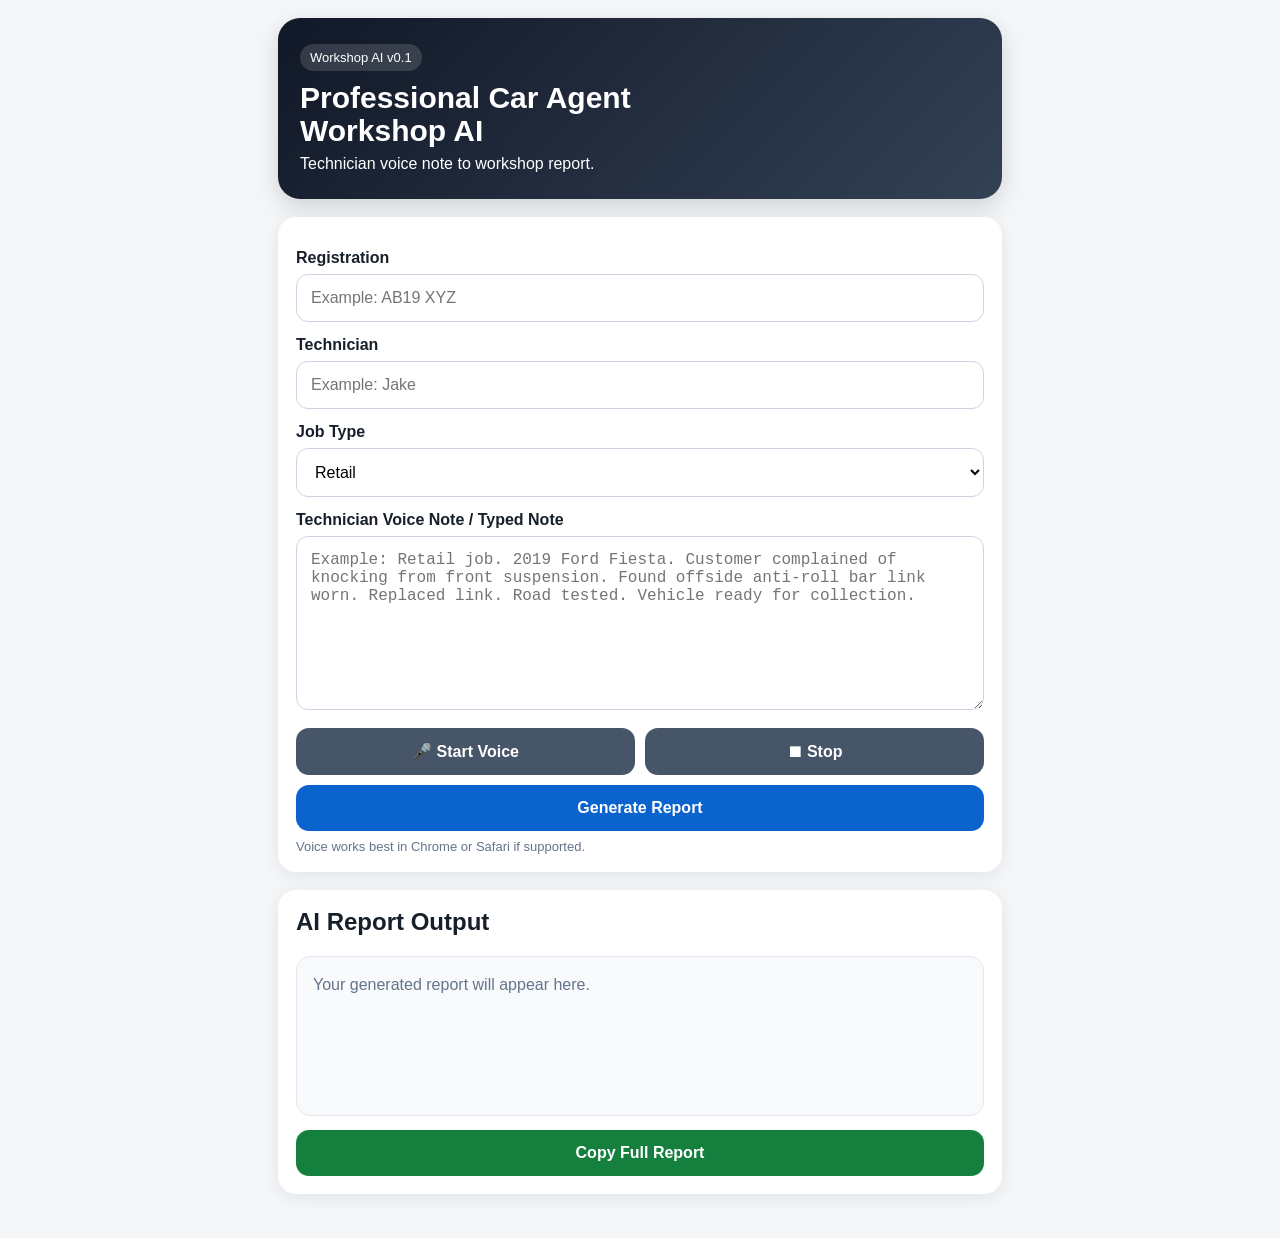
<file: workshop_ai_v01/index.html>
<!DOCTYPE html>
<html lang="en">
<head>
  <meta charset="UTF-8" />
  <meta name="viewport" content="width=device-width, initial-scale=1.0" />
  <title>Professional Car Agent Workshop AI</title>
  <link rel="stylesheet" href="style.css" />
</head>
<body>
  <main class="app">
    <header>
      <div class="badge">Workshop AI v0.1</div>
      <h1>Professional Car Agent<br />Workshop AI</h1>
      <p>Technician voice note to workshop report.</p>
    </header>

    <section class="card">
      <label>Registration</label>
      <input id="registration" placeholder="Example: AB19 XYZ" />

      <label>Technician</label>
      <input id="technician" placeholder="Example: Jake" />

      <label>Job Type</label>
      <select id="jobType">
        <option>Retail</option>
        <option>Warranty</option>
        <option>Internal</option>
      </select>

      <label>Technician Voice Note / Typed Note</label>
      <textarea id="voiceNote" rows="8" placeholder="Example: Retail job. 2019 Ford Fiesta. Customer complained of knocking from front suspension. Found offside anti-roll bar link worn. Replaced link. Road tested. Vehicle ready for collection."></textarea>

      <div class="buttons">
        <button id="startVoice" class="secondary">🎤 Start Voice</button>
        <button id="stopVoice" class="secondary">⏹ Stop</button>
        <button id="generate">Generate Report</button>
      </div>
      <p id="voiceStatus" class="hint">Voice works best in Chrome or Safari if supported.</p>
    </section>

    <section class="card output-card">
      <h2>AI Report Output</h2>
      <div id="output" class="output empty">Your generated report will appear here.</div>
      <button id="copyAll" class="copy">Copy Full Report</button>
    </section>
  </main>

  <script src="script.js"></script>
</body>
</html>
</file>
<file: workshop_ai_v01/style.css>
* { box-sizing: border-box; }
body {
  margin: 0;
  font-family: -apple-system, BlinkMacSystemFont, "Segoe UI", Arial, sans-serif;
  background: #f4f6f8;
  color: #17202a;
}
.app {
  max-width: 760px;
  margin: 0 auto;
  padding: 18px;
}
header {
  background: linear-gradient(135deg, #111827, #334155);
  color: white;
  border-radius: 22px;
  padding: 26px 22px;
  margin-bottom: 18px;
  box-shadow: 0 8px 24px rgba(0,0,0,.15);
}
h1 { margin: 10px 0 8px; font-size: 30px; line-height: 1.1; }
p { margin: 0; }
.badge {
  display: inline-block;
  background: rgba(255,255,255,.14);
  padding: 6px 10px;
  border-radius: 999px;
  font-size: 13px;
}
.card {
  background: white;
  border-radius: 18px;
  padding: 18px;
  margin-bottom: 18px;
  box-shadow: 0 4px 18px rgba(15,23,42,.08);
}
label {
  display: block;
  margin: 14px 0 7px;
  font-weight: 700;
}
input, select, textarea {
  width: 100%;
  border: 1px solid #cbd5e1;
  border-radius: 12px;
  padding: 14px;
  font-size: 16px;
  background: #fff;
}
textarea { resize: vertical; }
.buttons {
  display: grid;
  grid-template-columns: 1fr 1fr;
  gap: 10px;
  margin-top: 14px;
}
button {
  border: 0;
  border-radius: 13px;
  padding: 14px 12px;
  font-size: 16px;
  font-weight: 800;
  cursor: pointer;
  background: #0f172a;
  color: white;
}
#generate { grid-column: span 2; background: #0b63ce; }
.secondary { background: #475569; }
.copy { width: 100%; margin-top: 14px; background: #15803d; }
.hint { color: #64748b; font-size: 13px; margin-top: 8px; }
.output {
  white-space: pre-wrap;
  background: #f8fafc;
  border: 1px solid #e2e8f0;
  border-radius: 14px;
  padding: 16px;
  min-height: 160px;
  line-height: 1.45;
}
.empty { color: #64748b; }
.output-card h2 { margin-top: 0; }
@media (max-width: 520px) {
  h1 { font-size: 25px; }
  .buttons { grid-template-columns: 1fr; }
  #generate { grid-column: span 1; }
}
</file>
